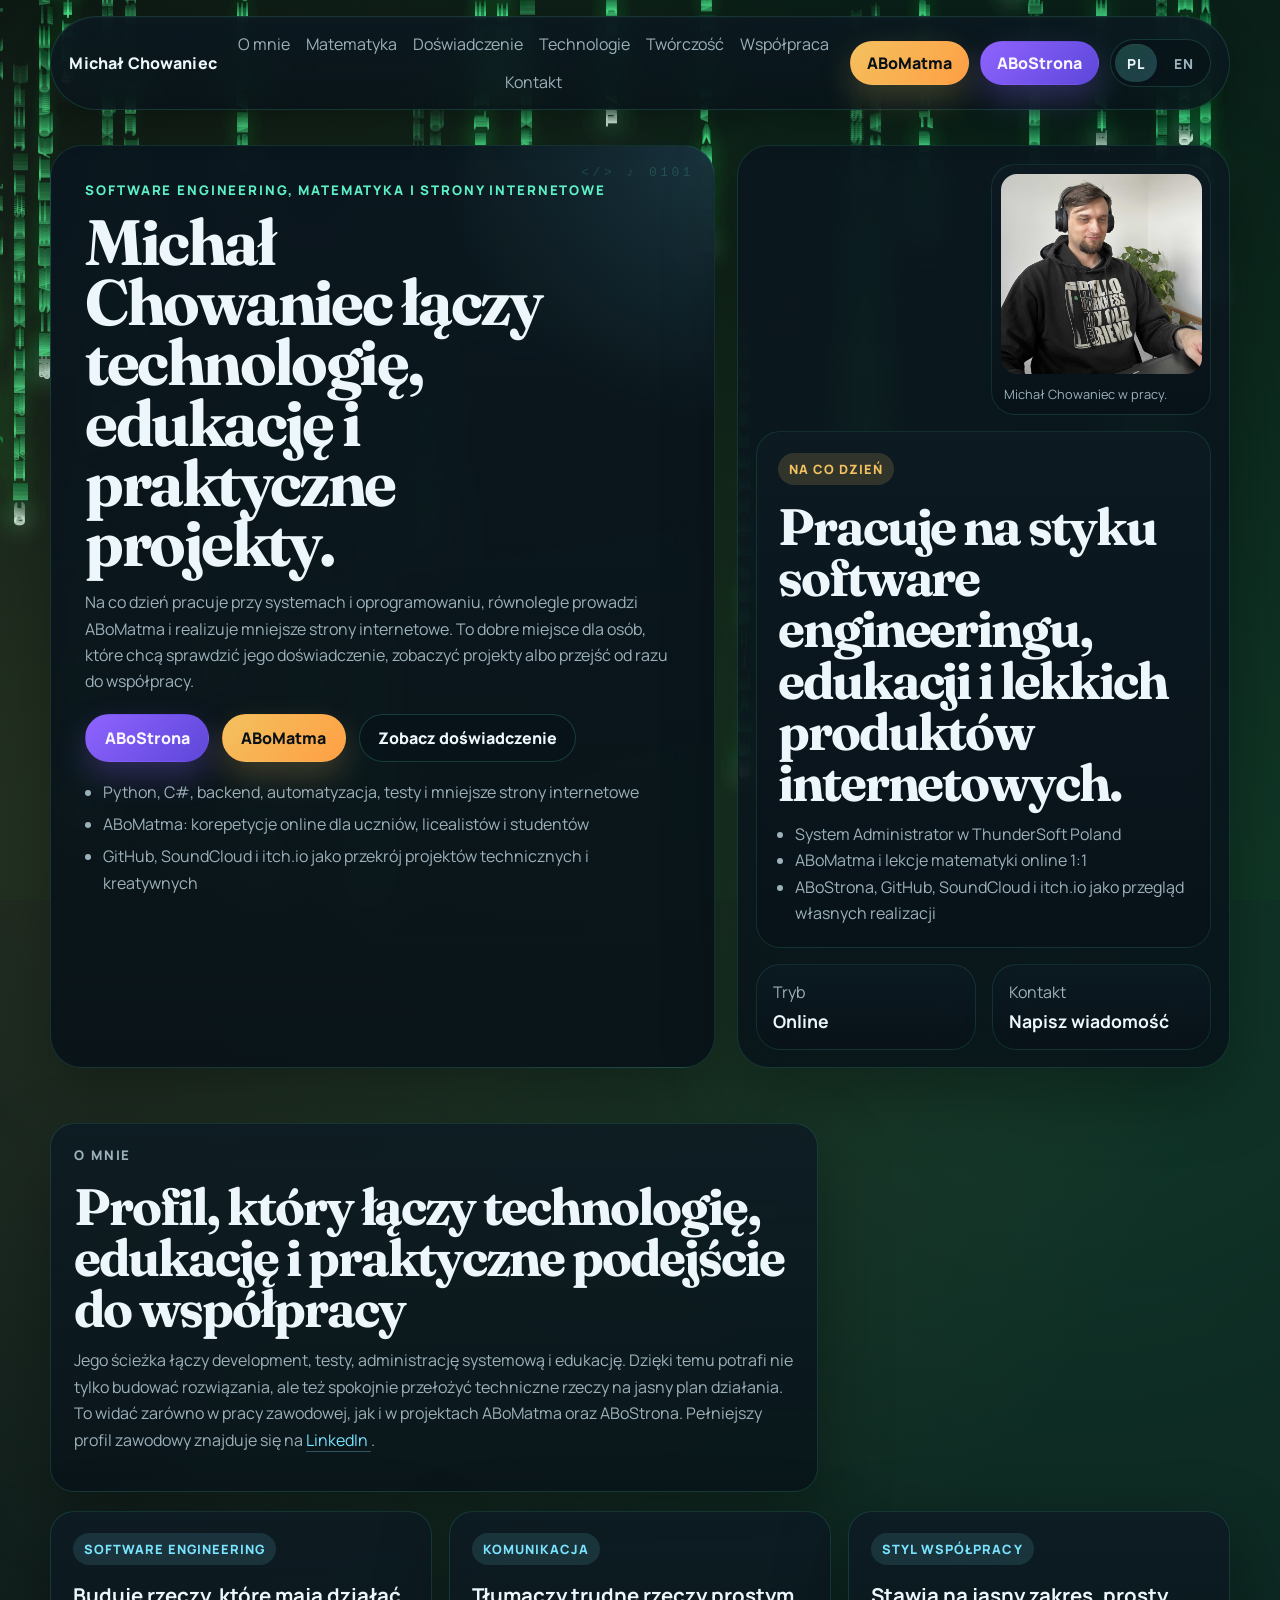
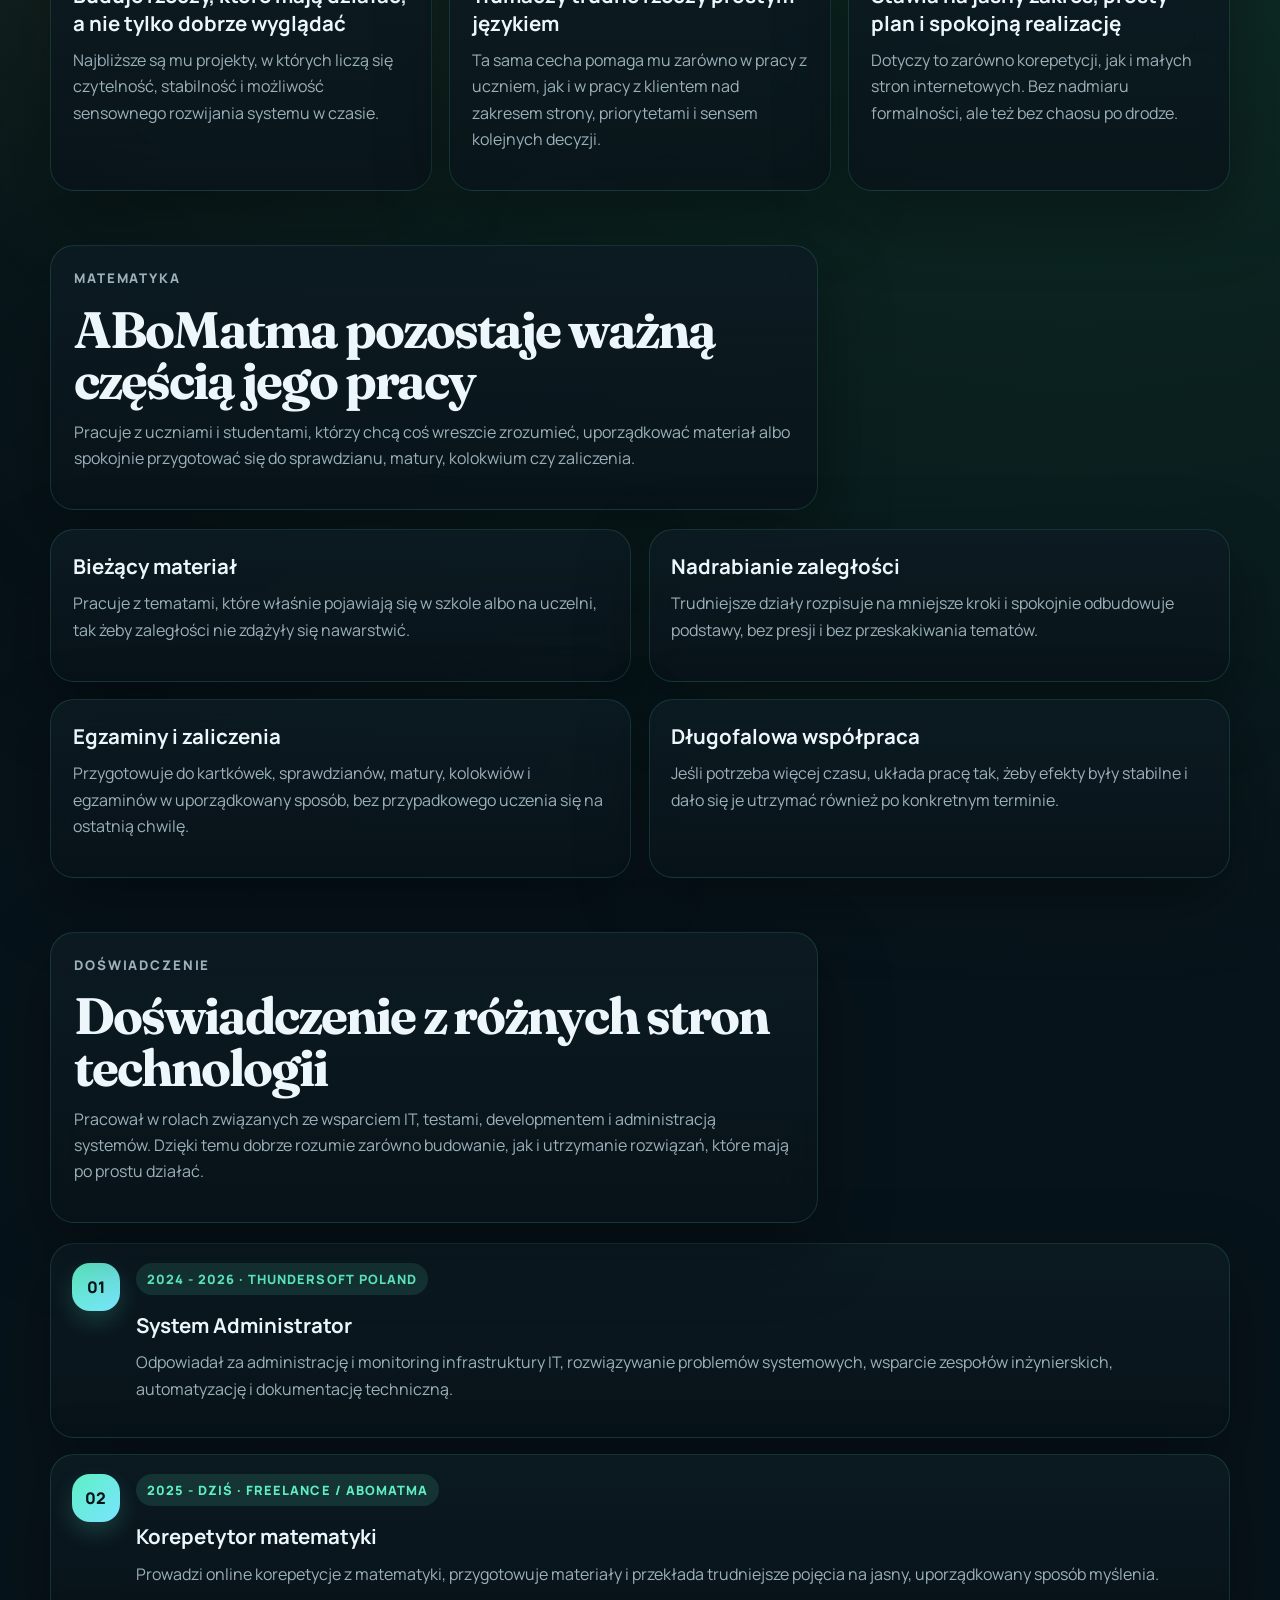
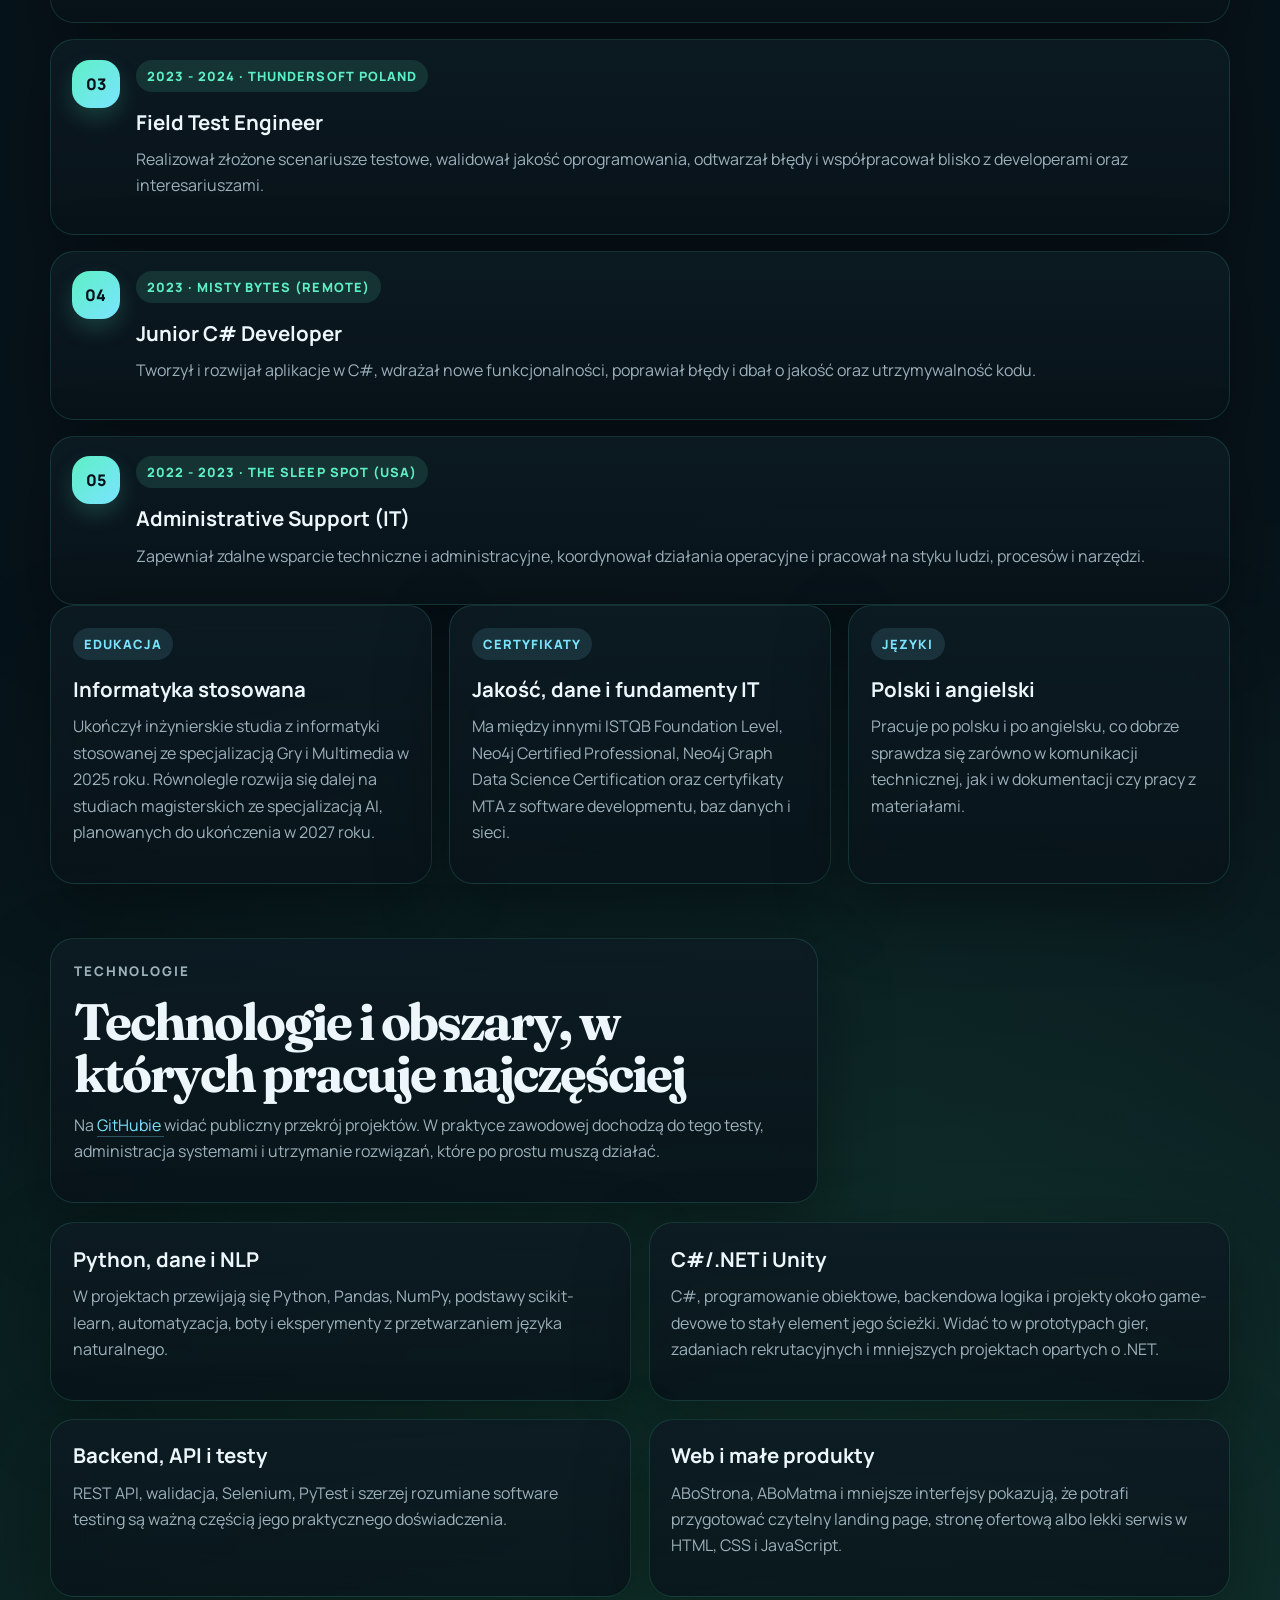
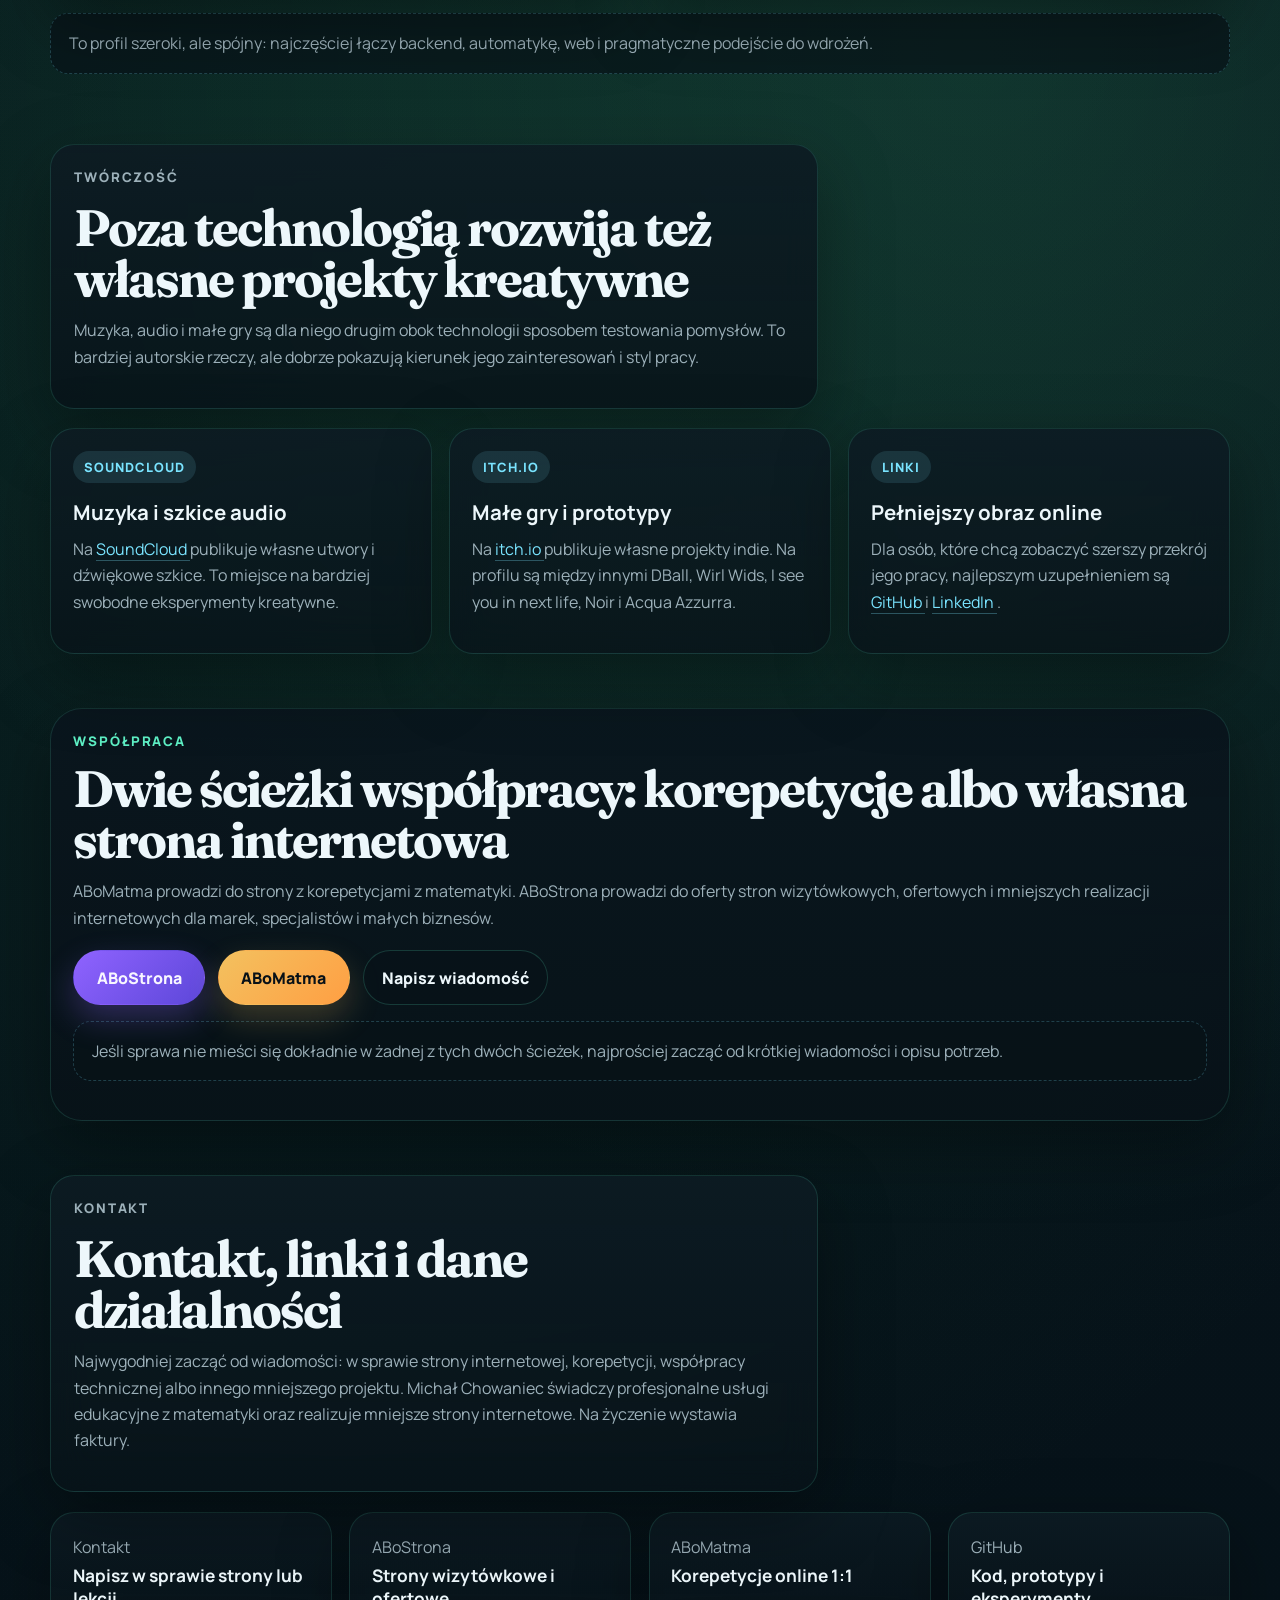
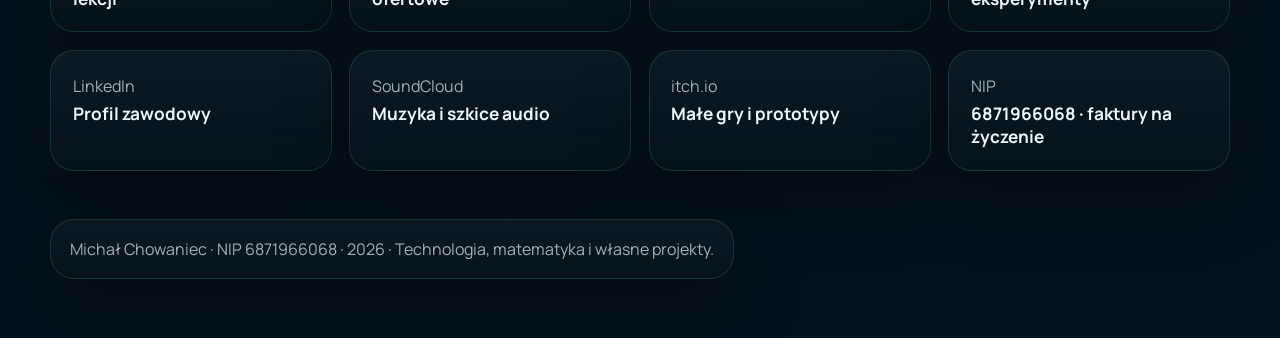
<file: index.html>
<!DOCTYPE html>
<html lang="pl">
  <head>
    <meta charset="UTF-8" />
    <meta name="viewport" content="width=device-width, initial-scale=1.0" />
    <title>Michał Chowaniec | Software Engineer, korepetycje z matematyki i strony WWW</title>
    <meta
      name="description"
      content="Michał Chowaniec: software engineer, korepetytor matematyki i twórca mniejszych stron WWW. Doświadczenie, projekty, ABoMatma, ABoStrona i kontakt."
    />
    <meta
      name="robots"
      content="index,follow,max-image-preview:large,max-snippet:-1,max-video-preview:-1"
    />
    <meta name="author" content="Michał Chowaniec" />
    <meta name="theme-color" content="#07131a" />
    <link rel="canonical" href="./" />
    <link rel="alternate" hreflang="pl" href="./" />
    <link rel="alternate" hreflang="en" href="./en.html" />
    <link rel="alternate" hreflang="x-default" href="./" />
    <meta property="og:type" content="website" />
    <meta property="og:locale" content="pl_PL" />
    <meta property="og:site_name" content="Michał Chowaniec" />
    <meta
      property="og:title"
      content="Michał Chowaniec | Software Engineer, korepetycje z matematyki i strony WWW"
    />
    <meta
      property="og:description"
      content="Software engineering, korepetycje z matematyki, mniejsze strony internetowe, projekty i kontakt."
    />
    <meta property="og:url" content="./" />
    <meta property="og:image" content="./assets/michal-chowaniec-at-work.jpg" />
    <meta property="og:image:alt" content="Michał Chowaniec w pracy" />
    <meta name="twitter:card" content="summary_large_image" />
    <meta
      name="twitter:title"
      content="Michał Chowaniec | Software Engineer, korepetycje z matematyki i strony WWW"
    />
    <meta
      name="twitter:description"
      content="Software engineering, korepetycje z matematyki, mniejsze strony internetowe, projekty i kontakt."
    />
    <meta name="twitter:image" content="./assets/michal-chowaniec-at-work.jpg" />
    <link rel="preconnect" href="https://fonts.googleapis.com" />
    <link rel="preconnect" href="https://fonts.gstatic.com" crossorigin />
    <link
      href="https://fonts.googleapis.com/css2?family=Fraunces:opsz,wght@9..144,600;9..144,700&family=Manrope:wght@400;500;700;800&display=swap"
      rel="stylesheet"
    />
    <link rel="stylesheet" href="./styles.css" />
    <script src="./main.js" defer></script>
    <script type="application/ld+json">
      {
        "@context": "https://schema.org",
        "@type": "Person",
        "name": "Michał Chowaniec",
        "url": "./",
        "image": "./assets/michal-chowaniec-at-work.jpg",
        "jobTitle": "Software Engineer i korepetytor matematyki",
        "sameAs": [
          "https://www.linkedin.com/in/micchowaniec/",
          "https://github.com/MicChowaniec",
          "https://soundcloud.com/micchowaniec",
          "https://micchowaniec.itch.io/"
        ]
      }
    </script>
  </head>
  <body>
    <div class="page-shell">
      <header class="topbar">
        <a class="brand" href="#top">
          <span data-brand>Michał Chowaniec</span>
        </a>

        <nav class="topnav" aria-label="Sekcje strony">
          <a href="#o-mnie">O mnie</a>
          <a href="#matematyka">Matematyka</a>
          <a href="#doswiadczenie">Doświadczenie</a>
          <a href="#technologie">Technologie</a>
          <a href="#tworczosc">Twórczość</a>
          <a href="#wspolpraca">Współpraca</a>
          <a href="#kontakt">Kontakt</a>
        </nav>

          <div class="topbar-actions">
          <a class="button button-nav" data-lessons-link href="#wspolpraca">ABoMatma</a>
          <a class="button button-website" data-website-link href="#wspolpraca">ABoStrona</a>
          <div class="language-switch" aria-label="Wybór języka">
            <a class="language-chip is-active" href="./" lang="pl">PL</a>
            <a class="language-chip" href="./en.html" lang="en">EN</a>
          </div>
        </div>
      </header>

      <main id="top">
        <section class="hero">
          <div class="hero-copy">
            <p class="eyebrow">Software engineering, matematyka i strony internetowe</p>
            <h1>Michał Chowaniec łączy technologię, edukację i praktyczne projekty.</h1>
            <p class="lead">
              Na co dzień pracuje przy systemach i oprogramowaniu, równolegle prowadzi
              ABoMatma i realizuje mniejsze strony internetowe. To dobre miejsce dla
              osób, które chcą sprawdzić jego doświadczenie, zobaczyć projekty albo
              przejść od razu do współpracy.
            </p>

            <div class="hero-actions">
              <a class="button button-website" data-website-link href="#wspolpraca">
                ABoStrona
              </a>
              <a class="button button-primary" data-lessons-link href="#matematyka">
                ABoMatma
              </a>
              <a class="button button-secondary" href="#doswiadczenie">Zobacz doświadczenie</a>
            </div>

            <ul class="hero-points">
              <li>Python, C#, backend, automatyzacja, testy i mniejsze strony internetowe</li>
              <li>ABoMatma: korepetycje online dla uczniów, licealistów i studentów</li>
              <li>GitHub, SoundCloud i itch.io jako przekrój projektów technicznych i kreatywnych</li>
            </ul>
          </div>

          <aside class="hero-panel">
            <figure class="portrait-card">
              <img
                class="portrait-photo"
                src="./assets/michal-chowaniec-at-work.jpg"
                alt="Michał Chowaniec w pracy"
                width="1368"
                height="1824"
                loading="eager"
                fetchpriority="high"
                decoding="async"
              />
              <figcaption>Michał Chowaniec w pracy.</figcaption>
            </figure>

            <div class="hero-card">
              <span class="badge">Na co dzień</span>
              <h2>Pracuje na styku software engineeringu, edukacji i lekkich produktów internetowych.</h2>
              <ul class="compact-list">
                <li>System Administrator w ThunderSoft Poland</li>
                <li>ABoMatma i lekcje matematyki online 1:1</li>
                <li>ABoStrona, GitHub, SoundCloud i itch.io jako przegląd własnych realizacji</li>
              </ul>
            </div>

            <div class="quick-facts">
              <article class="fact-card">
                <span>Tryb</span>
                <strong data-location>Online</strong>
              </article>
              <a class="fact-card fact-card-link" data-email-link href="#kontakt">
                <span>Kontakt</span>
                <strong>Napisz wiadomość</strong>
              </a>
            </div>
          </aside>
        </section>

        <section class="section" id="o-mnie">
          <div class="section-head">
            <p class="eyebrow">O mnie</p>
            <h2>Profil, który łączy technologię, edukację i praktyczne podejście do współpracy</h2>
            <p>
              Jego ścieżka łączy development, testy, administrację systemową i edukację.
              Dzięki temu potrafi nie tylko budować rozwiązania, ale też spokojnie
              przełożyć techniczne rzeczy na jasny plan działania. To widać zarówno
              w pracy zawodowej, jak i w projektach ABoMatma oraz ABoStrona.
              Pełniejszy profil zawodowy znajduje się na
              <a href="https://www.linkedin.com/in/micchowaniec/" target="_blank" rel="noreferrer">
                LinkedIn
              </a>.
            </p>
          </div>

          <div class="card-grid">
            <article class="feature-card">
              <span class="card-kicker">Software Engineering</span>
              <h3>Buduje rzeczy, które mają działać, a nie tylko dobrze wyglądać</h3>
              <p>
                Najbliższe są mu projekty, w których liczą się czytelność, stabilność
                i możliwość sensownego rozwijania systemu w czasie.
              </p>
            </article>

            <article class="feature-card">
              <span class="card-kicker">Komunikacja</span>
              <h3>Tłumaczy trudne rzeczy prostym językiem</h3>
              <p>
                Ta sama cecha pomaga mu zarówno w pracy z uczniem, jak i w pracy
                z klientem nad zakresem strony, priorytetami i sensem kolejnych decyzji.
              </p>
            </article>

            <article class="feature-card">
              <span class="card-kicker">Styl współpracy</span>
              <h3>Stawia na jasny zakres, prosty plan i spokojną realizację</h3>
              <p>
                Dotyczy to zarówno korepetycji, jak i małych stron internetowych.
                Bez nadmiaru formalności, ale też bez chaosu po drodze.
              </p>
            </article>
          </div>
        </section>

        <section class="section" id="matematyka">
          <div class="section-head">
            <p class="eyebrow">Matematyka</p>
            <h2>ABoMatma pozostaje ważną częścią jego pracy</h2>
            <p>
              Pracuje z uczniami i studentami, którzy chcą coś wreszcie zrozumieć,
              uporządkować materiał albo spokojnie przygotować się do sprawdzianu,
              matury, kolokwium czy zaliczenia.
            </p>
          </div>

          <div class="benefit-grid">
            <article class="benefit-card">
              <h3>Bieżący materiał</h3>
              <p>
                Pracuje z tematami, które właśnie pojawiają się w szkole albo na uczelni,
                tak żeby zaległości nie zdążyły się nawarstwić.
              </p>
            </article>

            <article class="benefit-card">
              <h3>Nadrabianie zaległości</h3>
              <p>
                Trudniejsze działy rozpisuje na mniejsze kroki i spokojnie odbudowuje
                podstawy, bez presji i bez przeskakiwania tematów.
              </p>
            </article>

            <article class="benefit-card">
              <h3>Egzaminy i zaliczenia</h3>
              <p>
                Przygotowuje do kartkówek, sprawdzianów, matury, kolokwiów i egzaminów
                w uporządkowany sposób, bez przypadkowego uczenia się na ostatnią chwilę.
              </p>
            </article>

            <article class="benefit-card">
              <h3>Długofalowa współpraca</h3>
              <p>
                Jeśli potrzeba więcej czasu, układa pracę tak, żeby efekty były
                stabilne i dało się je utrzymać również po konkretnym terminie.
              </p>
            </article>
          </div>
        </section>

        <section class="section" id="doswiadczenie">
          <div class="section-head">
            <p class="eyebrow">Doświadczenie</p>
            <h2>Doświadczenie z różnych stron technologii</h2>
            <p>
              Pracował w rolach związanych ze wsparciem IT, testami, developmentem
              i administracją systemów. Dzięki temu dobrze rozumie zarówno budowanie,
              jak i utrzymanie rozwiązań, które mają po prostu działać.
            </p>
          </div>

          <div class="timeline">
            <article class="timeline-step">
              <span class="step-index">01</span>
              <div>
                <span class="badge-soft">2024 - 2026 · ThunderSoft Poland</span>
                <h3>System Administrator</h3>
                <p>
                  Odpowiadał za administrację i monitoring infrastruktury IT, rozwiązywanie
                  problemów systemowych, wsparcie zespołów inżynierskich, automatyzację
                  i dokumentację techniczną.
                </p>
              </div>
            </article>

            <article class="timeline-step">
              <span class="step-index">02</span>
              <div>
                <span class="badge-soft">2025 - dziś · Freelance / ABoMatma</span>
                <h3>Korepetytor matematyki</h3>
                <p>
                  Prowadzi online korepetycje z matematyki, przygotowuje materiały
                  i przekłada trudniejsze pojęcia na jasny, uporządkowany sposób myślenia.
                </p>
              </div>
            </article>

            <article class="timeline-step">
              <span class="step-index">03</span>
              <div>
                <span class="badge-soft">2023 - 2024 · ThunderSoft Poland</span>
                <h3>Field Test Engineer</h3>
                <p>
                  Realizował złożone scenariusze testowe, walidował jakość oprogramowania,
                  odtwarzał błędy i współpracował blisko z developerami oraz interesariuszami.
                </p>
              </div>
            </article>

            <article class="timeline-step">
              <span class="step-index">04</span>
              <div>
                <span class="badge-soft">2023 · Misty Bytes (Remote)</span>
                <h3>Junior C# Developer</h3>
                <p>
                  Tworzył i rozwijał aplikacje w C#, wdrażał nowe funkcjonalności,
                  poprawiał błędy i dbał o jakość oraz utrzymywalność kodu.
                </p>
              </div>
            </article>

            <article class="timeline-step">
              <span class="step-index">05</span>
              <div>
                <span class="badge-soft">2022 - 2023 · The Sleep Spot (USA)</span>
                <h3>Administrative Support (IT)</h3>
                <p>
                  Zapewniał zdalne wsparcie techniczne i administracyjne, koordynował
                  działania operacyjne i pracował na styku ludzi, procesów i narzędzi.
                </p>
              </div>
            </article>
          </div>

          <div class="card-grid">
            <article class="feature-card">
              <span class="card-kicker">Edukacja</span>
              <h3>Informatyka stosowana</h3>
              <p>
                Ukończył inżynierskie studia z informatyki stosowanej ze specjalizacją
                Gry i Multimedia w 2025 roku. Równolegle rozwija się dalej na studiach
                magisterskich ze specjalizacją AI, planowanych do ukończenia w 2027 roku.
              </p>
            </article>

            <article class="feature-card">
              <span class="card-kicker">Certyfikaty</span>
              <h3>Jakość, dane i fundamenty IT</h3>
              <p>
                Ma między innymi ISTQB Foundation Level, Neo4j Certified Professional,
                Neo4j Graph Data Science Certification oraz certyfikaty MTA z software
                developmentu, baz danych i sieci.
              </p>
            </article>

            <article class="feature-card">
              <span class="card-kicker">Języki</span>
              <h3>Polski i angielski</h3>
              <p>
                Pracuje po polsku i po angielsku, co dobrze sprawdza się zarówno
                w komunikacji technicznej, jak i w dokumentacji czy pracy z materiałami.
              </p>
            </article>
          </div>
        </section>

        <section class="section" id="technologie">
          <div class="section-head">
            <p class="eyebrow">Technologie</p>
            <h2>Technologie i obszary, w których pracuje najczęściej</h2>
            <p>
              Na
              <a href="https://github.com/MicChowaniec" target="_blank" rel="noreferrer">
                GitHubie
              </a>
              widać publiczny przekrój projektów. W praktyce zawodowej dochodzą do
              tego testy, administracja systemami i utrzymanie rozwiązań, które
              po prostu muszą działać.
            </p>
          </div>

          <div class="benefit-grid">
            <article class="benefit-card">
              <h3>Python, dane i NLP</h3>
              <p>
                W projektach przewijają się Python, Pandas, NumPy, podstawy
                scikit-learn, automatyzacja, boty i eksperymenty z przetwarzaniem języka naturalnego.
              </p>
            </article>

            <article class="benefit-card">
              <h3>C#/.NET i Unity</h3>
              <p>
                C#, programowanie obiektowe, backendowa logika i projekty około game-devowe
                to stały element jego ścieżki. Widać to w prototypach gier, zadaniach
                rekrutacyjnych i mniejszych projektach opartych o .NET.
              </p>
            </article>

            <article class="benefit-card">
              <h3>Backend, API i testy</h3>
              <p>
                REST API, walidacja, Selenium, PyTest i szerzej rozumiane software testing
                są ważną częścią jego praktycznego doświadczenia.
              </p>
            </article>

            <article class="benefit-card">
              <h3>Web i małe produkty</h3>
              <p>
                ABoStrona, ABoMatma i mniejsze interfejsy pokazują, że potrafi przygotować
                czytelny landing page, stronę ofertową albo lekki serwis w HTML, CSS i JavaScript.
              </p>
            </article>
          </div>

          <p class="pricing-note">
            To profil szeroki, ale spójny: najczęściej łączy backend, automatykę, web
            i pragmatyczne podejście do wdrożeń.
          </p>
        </section>

        <section class="section" id="tworczosc">
          <div class="section-head">
            <p class="eyebrow">Twórczość</p>
            <h2>Poza technologią rozwija też własne projekty kreatywne</h2>
            <p>
              Muzyka, audio i małe gry są dla niego drugim obok technologii sposobem
              testowania pomysłów. To bardziej autorskie rzeczy, ale dobrze pokazują
              kierunek jego zainteresowań i styl pracy.
            </p>
          </div>

          <div class="card-grid">
            <article class="feature-card">
              <span class="card-kicker">SoundCloud</span>
              <h3>Muzyka i szkice audio</h3>
              <p>
                Na
                <a href="https://soundcloud.com/micchowaniec" target="_blank" rel="noreferrer">
                  SoundCloud
                </a>
                publikuje własne utwory i dźwiękowe szkice. To miejsce na bardziej
                swobodne eksperymenty kreatywne.
              </p>
            </article>

            <article class="feature-card">
              <span class="card-kicker">itch.io</span>
              <h3>Małe gry i prototypy</h3>
              <p>
                Na
                <a href="https://micchowaniec.itch.io/" target="_blank" rel="noreferrer">
                  itch.io
                </a>
                publikuje własne projekty indie. Na profilu są między innymi DBall,
                Wirl Wids, I see you in next life, Noir i Acqua Azzurra.
              </p>
            </article>

            <article class="feature-card">
              <span class="card-kicker">Linki</span>
              <h3>Pełniejszy obraz online</h3>
              <p>
                Dla osób, które chcą zobaczyć szerszy przekrój jego pracy, najlepszym
                uzupełnieniem są
                <a href="https://github.com/MicChowaniec" target="_blank" rel="noreferrer">
                  GitHub
                </a>
                i
                <a href="https://www.linkedin.com/in/micchowaniec/" target="_blank" rel="noreferrer">
                  LinkedIn
                </a>.
              </p>
            </article>
          </div>
        </section>

        <section class="section booking-section" id="wspolpraca">
          <div class="booking-copy">
            <p class="eyebrow">Współpraca</p>
            <h2>Dwie ścieżki współpracy: korepetycje albo własna strona internetowa</h2>
            <p class="lead">
              ABoMatma prowadzi do strony z korepetycjami z matematyki. ABoStrona
              prowadzi do oferty stron wizytówkowych, ofertowych i mniejszych realizacji
              internetowych dla marek, specjalistów i małych biznesów.
            </p>

            <div class="booking-actions">
              <a class="button button-website button-large" data-website-link href="#kontakt">
                ABoStrona
              </a>
              <a class="button button-primary button-large" data-lessons-link href="#top">
                ABoMatma
              </a>
              <a class="button button-ghost" href="#kontakt" data-email-link>
                Napisz wiadomość
              </a>
            </div>

            <p class="config-note">
              Jeśli sprawa nie mieści się dokładnie w żadnej z tych dwóch ścieżek,
              najprościej zacząć od krótkiej wiadomości i opisu potrzeb.
            </p>
          </div>
        </section>

        <section class="section" id="kontakt">
          <div class="section-head">
            <p class="eyebrow">Kontakt</p>
            <h2>Kontakt, linki i dane działalności</h2>
            <p>
              Najwygodniej zacząć od wiadomości: w sprawie strony internetowej,
              korepetycji, współpracy technicznej albo innego mniejszego projektu.
              Michał Chowaniec świadczy profesjonalne usługi edukacyjne z matematyki
              oraz realizuje mniejsze strony internetowe. Na życzenie wystawia faktury.
            </p>
          </div>

          <div class="contact-strip">
            <a class="contact-pill" data-email-link href="#kontakt">
              <span>Kontakt</span>
              <strong>Napisz w sprawie strony lub lekcji</strong>
            </a>
            <a class="contact-pill" data-website-link href="#wspolpraca">
              <span>ABoStrona</span>
              <strong>Strony wizytówkowe i ofertowe</strong>
            </a>
            <a class="contact-pill" data-lessons-link href="#wspolpraca">
              <span>ABoMatma</span>
              <strong>Korepetycje online 1:1</strong>
            </a>
            <a
              class="contact-pill"
              href="https://github.com/MicChowaniec"
              target="_blank"
              rel="noreferrer"
            >
              <span>GitHub</span>
              <strong>Kod, prototypy i eksperymenty</strong>
            </a>
            <a
              class="contact-pill"
              href="https://www.linkedin.com/in/micchowaniec/"
              target="_blank"
              rel="noreferrer"
            >
              <span>LinkedIn</span>
              <strong>Profil zawodowy</strong>
            </a>
            <a
              class="contact-pill"
              href="https://soundcloud.com/micchowaniec"
              target="_blank"
              rel="noreferrer"
            >
              <span>SoundCloud</span>
              <strong>Muzyka i szkice audio</strong>
            </a>
            <a
              class="contact-pill"
              href="https://micchowaniec.itch.io/"
              target="_blank"
              rel="noreferrer"
            >
              <span>itch.io</span>
              <strong>Małe gry i prototypy</strong>
            </a>
            <div class="contact-pill">
              <span>NIP</span>
              <strong>6871966068 · faktury na życzenie</strong>
            </div>
          </div>
        </section>
      </main>

      <footer class="footer">
        <p>
          Michał Chowaniec · NIP 6871966068 ·
          <span data-year></span> · Technologia, matematyka i własne projekty.
        </p>
      </footer>
    </div>
  </body>
</html>
</file>
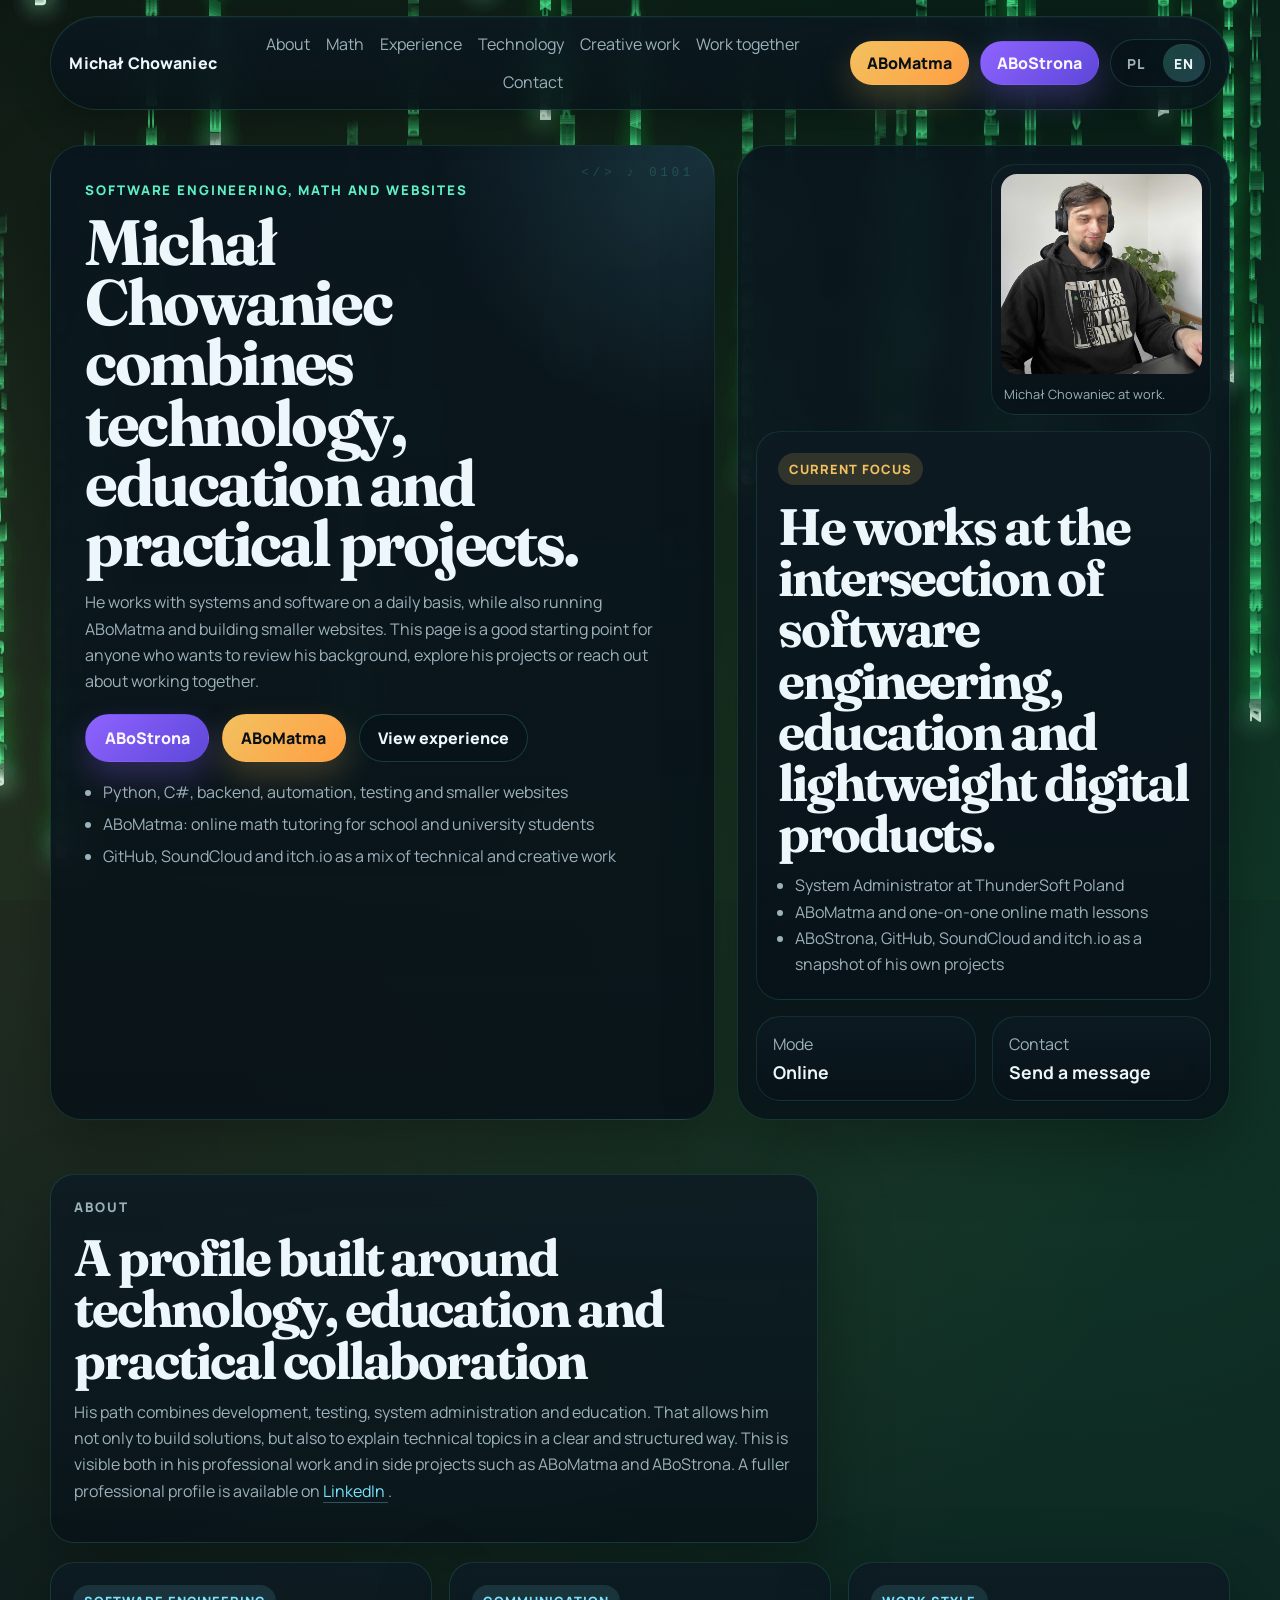
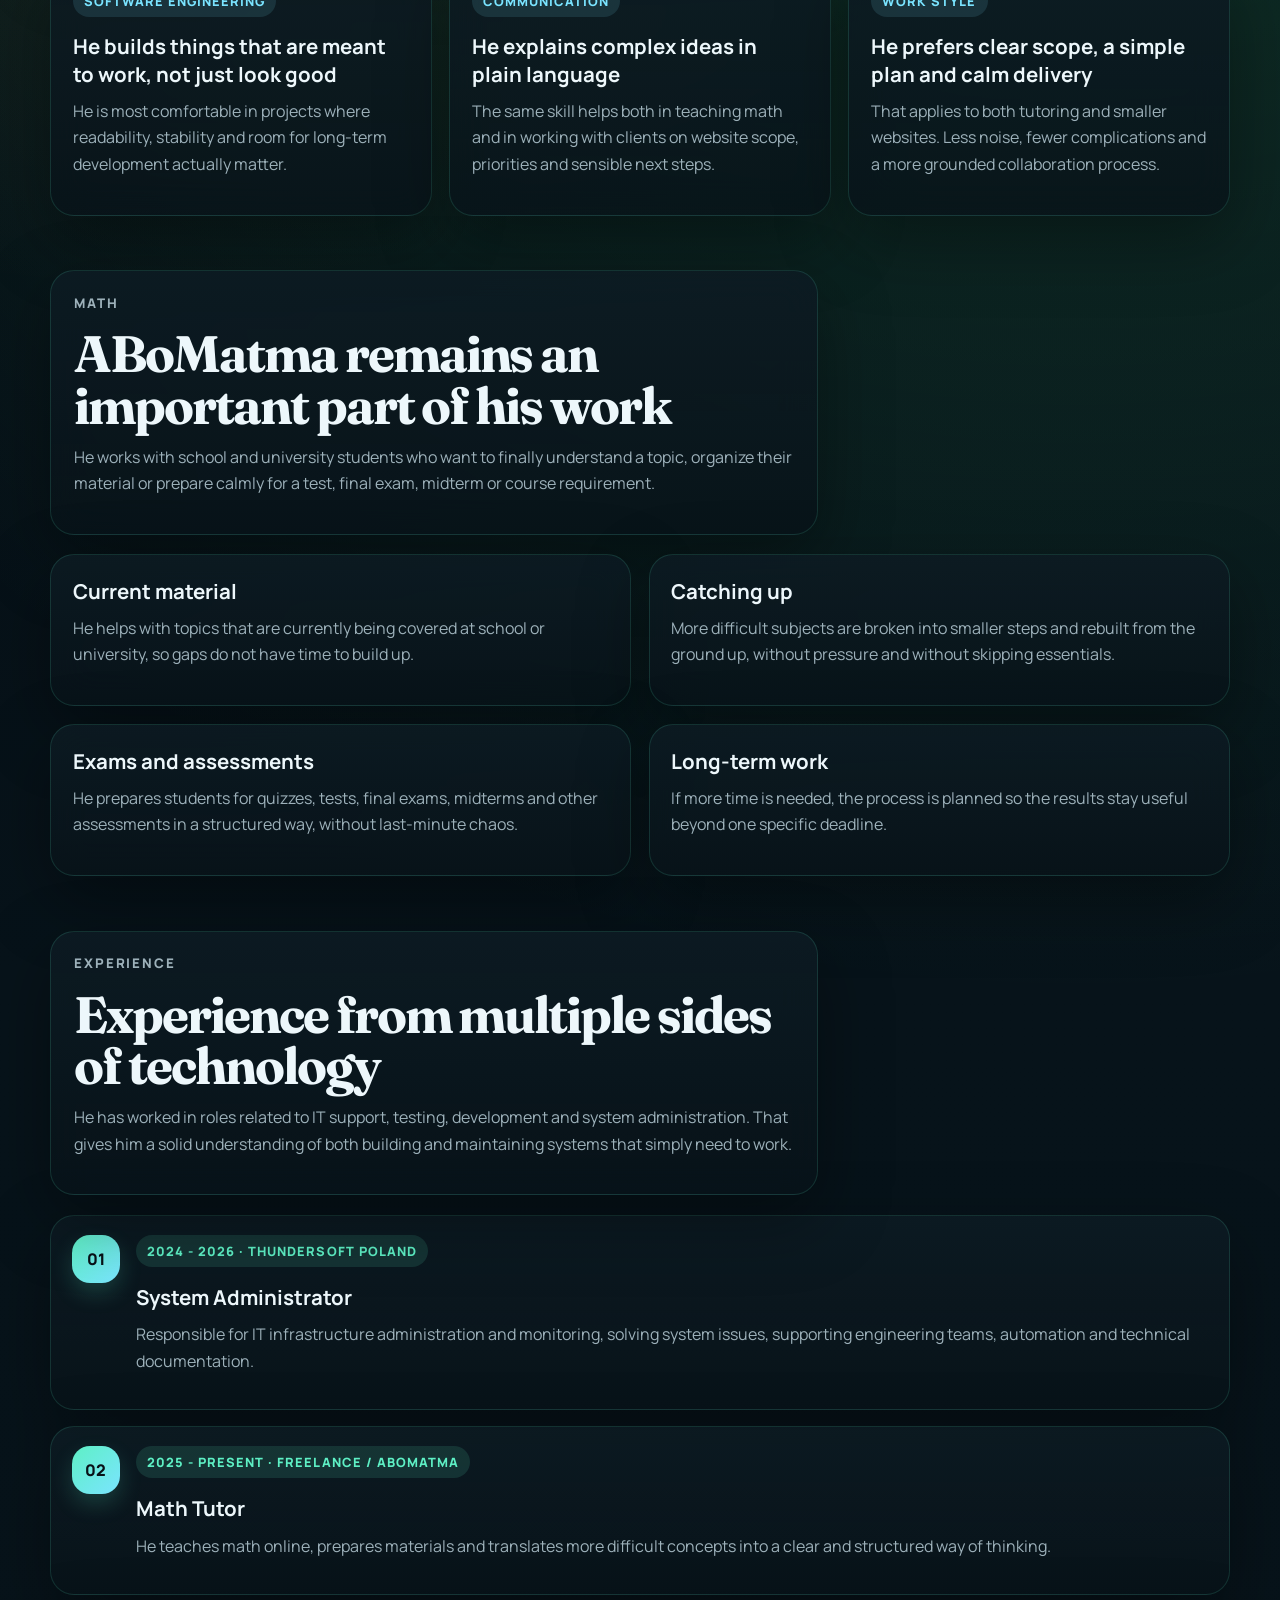
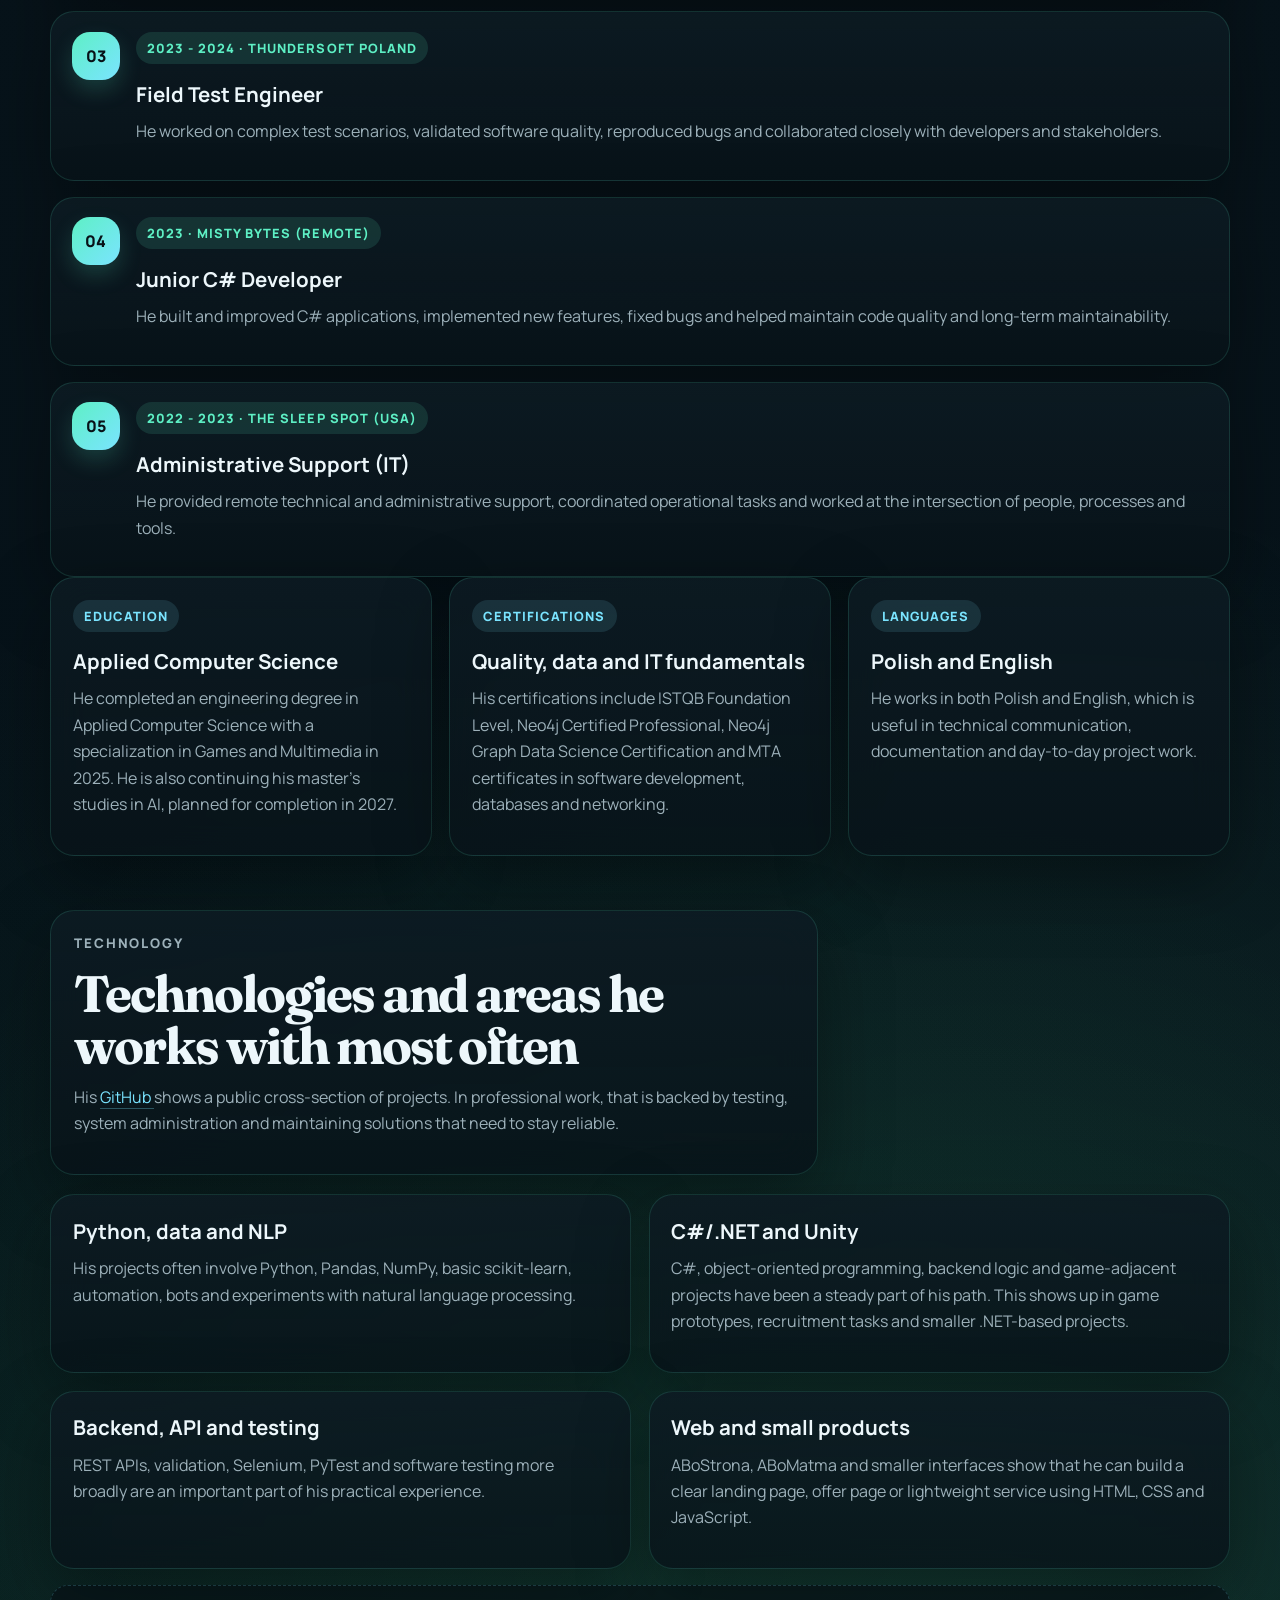
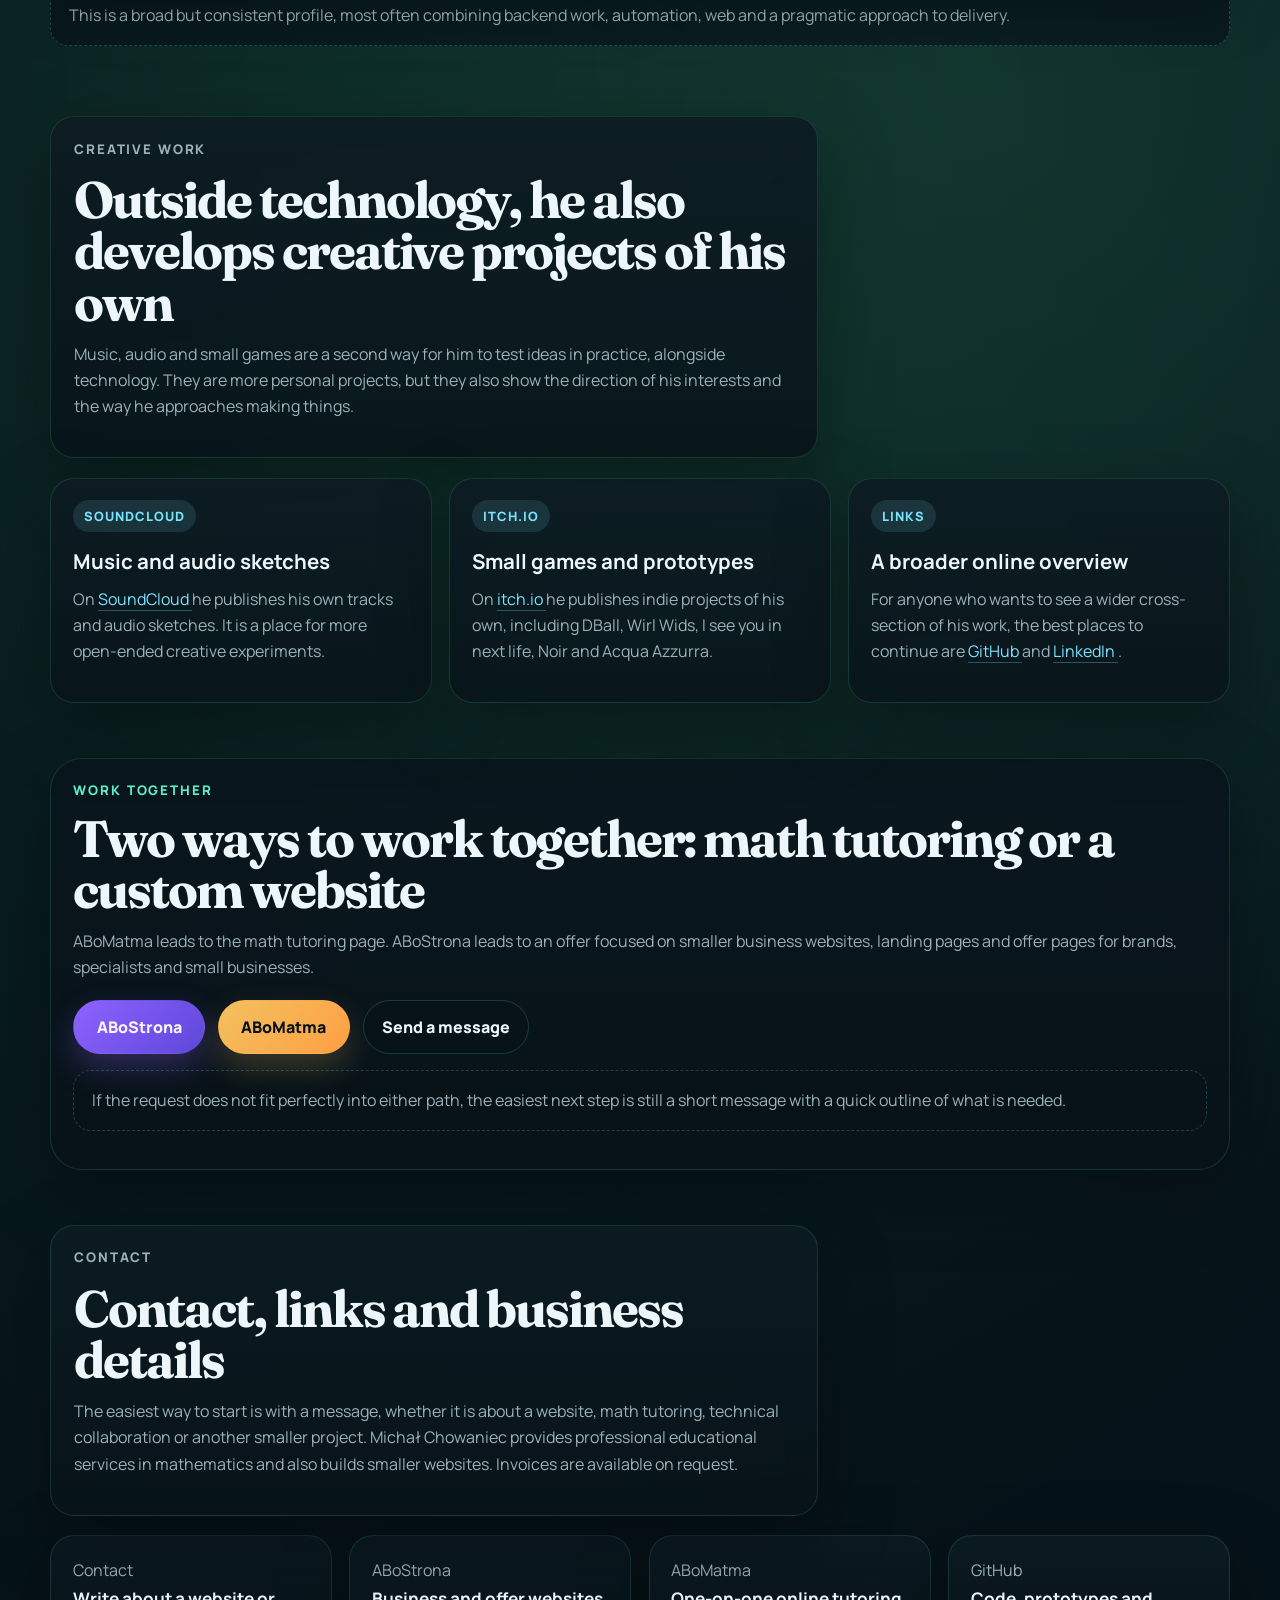
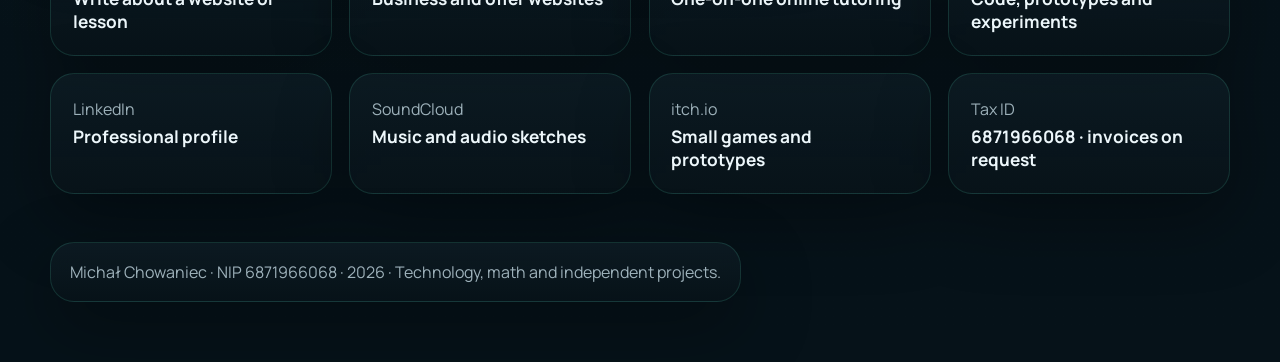
<file: en.html>
<!DOCTYPE html>
<html lang="en">
  <head>
    <meta charset="UTF-8" />
    <meta name="viewport" content="width=device-width, initial-scale=1.0" />
    <title>Michał Chowaniec | Software Engineer, math tutor and websites</title>
    <meta
      name="description"
      content="Michał Chowaniec: software engineer, math tutor and creator of smaller websites. Experience, projects, ABoMatma, ABoStrona and contact."
    />
    <meta
      name="robots"
      content="index,follow,max-image-preview:large,max-snippet:-1,max-video-preview:-1"
    />
    <meta name="author" content="Michał Chowaniec" />
    <meta name="theme-color" content="#07131a" />
    <link rel="canonical" href="./en.html" />
    <link rel="alternate" hreflang="pl" href="./" />
    <link rel="alternate" hreflang="en" href="./en.html" />
    <link rel="alternate" hreflang="x-default" href="./" />
    <meta property="og:type" content="website" />
    <meta property="og:locale" content="en_US" />
    <meta property="og:site_name" content="Michał Chowaniec" />
    <meta
      property="og:title"
      content="Michał Chowaniec | Software Engineer, math tutor and websites"
    />
    <meta
      property="og:description"
      content="Software engineering, math tutoring, smaller websites, projects and contact."
    />
    <meta property="og:url" content="./en.html" />
    <meta property="og:image" content="./assets/michal-chowaniec-at-work.jpg" />
    <meta property="og:image:alt" content="Michał Chowaniec at work" />
    <meta name="twitter:card" content="summary_large_image" />
    <meta
      name="twitter:title"
      content="Michał Chowaniec | Software Engineer, math tutor and websites"
    />
    <meta
      name="twitter:description"
      content="Software engineering, math tutoring, smaller websites, projects and contact."
    />
    <meta name="twitter:image" content="./assets/michal-chowaniec-at-work.jpg" />
    <link rel="preconnect" href="https://fonts.googleapis.com" />
    <link rel="preconnect" href="https://fonts.gstatic.com" crossorigin />
    <link
      href="https://fonts.googleapis.com/css2?family=Fraunces:opsz,wght@9..144,600;9..144,700&family=Manrope:wght@400;500;700;800&display=swap"
      rel="stylesheet"
    />
    <link rel="stylesheet" href="./styles.css" />
    <script src="./main.js" defer></script>
    <script type="application/ld+json">
      {
        "@context": "https://schema.org",
        "@type": "Person",
        "name": "Michał Chowaniec",
        "url": "./en.html",
        "image": "./assets/michal-chowaniec-at-work.jpg",
        "jobTitle": "Software Engineer and Math Tutor",
        "sameAs": [
          "https://www.linkedin.com/in/micchowaniec/",
          "https://github.com/MicChowaniec",
          "https://soundcloud.com/micchowaniec",
          "https://micchowaniec.itch.io/"
        ]
      }
    </script>
  </head>
  <body>
    <div class="page-shell">
      <header class="topbar">
        <a class="brand" href="#top">
          <span data-brand>Michał Chowaniec</span>
        </a>

        <nav class="topnav" aria-label="Page sections">
          <a href="#o-mnie">About</a>
          <a href="#matematyka">Math</a>
          <a href="#doswiadczenie">Experience</a>
          <a href="#technologie">Technology</a>
          <a href="#tworczosc">Creative work</a>
          <a href="#wspolpraca">Work together</a>
          <a href="#kontakt">Contact</a>
        </nav>

        <div class="topbar-actions">
          <a class="button button-nav" data-lessons-link href="#wspolpraca">ABoMatma</a>
          <a class="button button-website" data-website-link href="#wspolpraca">ABoStrona</a>
          <div class="language-switch" aria-label="Language switcher">
            <a class="language-chip" href="./" lang="pl">PL</a>
            <a class="language-chip is-active" href="./en.html" lang="en">EN</a>
          </div>
        </div>
      </header>

      <main id="top">
        <section class="hero">
          <div class="hero-copy">
            <p class="eyebrow">Software engineering, math and websites</p>
            <h1>Michał Chowaniec combines technology, education and practical projects.</h1>
            <p class="lead">
              He works with systems and software on a daily basis, while also running
              ABoMatma and building smaller websites. This page is a good starting point
              for anyone who wants to review his background, explore his projects or
              reach out about working together.
            </p>

            <div class="hero-actions">
              <a class="button button-website" data-website-link href="#wspolpraca">
                ABoStrona
              </a>
              <a class="button button-primary" data-lessons-link href="#matematyka">
                ABoMatma
              </a>
              <a class="button button-secondary" href="#doswiadczenie">View experience</a>
            </div>

            <ul class="hero-points">
              <li>Python, C#, backend, automation, testing and smaller websites</li>
              <li>ABoMatma: online math tutoring for school and university students</li>
              <li>GitHub, SoundCloud and itch.io as a mix of technical and creative work</li>
            </ul>
          </div>

          <aside class="hero-panel">
            <figure class="portrait-card">
              <img
                class="portrait-photo"
                src="./assets/michal-chowaniec-at-work.jpg"
                alt="Michał Chowaniec at work"
                width="1368"
                height="1824"
                loading="eager"
                fetchpriority="high"
                decoding="async"
              />
              <figcaption>Michał Chowaniec at work.</figcaption>
            </figure>

            <div class="hero-card">
              <span class="badge">Current focus</span>
              <h2>He works at the intersection of software engineering, education and lightweight digital products.</h2>
              <ul class="compact-list">
                <li>System Administrator at ThunderSoft Poland</li>
                <li>ABoMatma and one-on-one online math lessons</li>
                <li>ABoStrona, GitHub, SoundCloud and itch.io as a snapshot of his own projects</li>
              </ul>
            </div>

            <div class="quick-facts">
              <article class="fact-card">
                <span>Mode</span>
                <strong data-location>Online</strong>
              </article>
              <a class="fact-card fact-card-link" data-email-link href="#kontakt">
                <span>Contact</span>
                <strong>Send a message</strong>
              </a>
            </div>
          </aside>
        </section>

        <section class="section" id="o-mnie">
          <div class="section-head">
            <p class="eyebrow">About</p>
            <h2>A profile built around technology, education and practical collaboration</h2>
            <p>
              His path combines development, testing, system administration and education.
              That allows him not only to build solutions, but also to explain technical
              topics in a clear and structured way. This is visible both in his professional
              work and in side projects such as ABoMatma and ABoStrona. A fuller professional
              profile is available on
              <a href="https://www.linkedin.com/in/micchowaniec/" target="_blank" rel="noreferrer">
                LinkedIn
              </a>.
            </p>
          </div>

          <div class="card-grid">
            <article class="feature-card">
              <span class="card-kicker">Software Engineering</span>
              <h3>He builds things that are meant to work, not just look good</h3>
              <p>
                He is most comfortable in projects where readability, stability and room
                for long-term development actually matter.
              </p>
            </article>

            <article class="feature-card">
              <span class="card-kicker">Communication</span>
              <h3>He explains complex ideas in plain language</h3>
              <p>
                The same skill helps both in teaching math and in working with clients on
                website scope, priorities and sensible next steps.
              </p>
            </article>

            <article class="feature-card">
              <span class="card-kicker">Work style</span>
              <h3>He prefers clear scope, a simple plan and calm delivery</h3>
              <p>
                That applies to both tutoring and smaller websites. Less noise, fewer
                complications and a more grounded collaboration process.
              </p>
            </article>
          </div>
        </section>

        <section class="section" id="matematyka">
          <div class="section-head">
            <p class="eyebrow">Math</p>
            <h2>ABoMatma remains an important part of his work</h2>
            <p>
              He works with school and university students who want to finally understand
              a topic, organize their material or prepare calmly for a test, final exam,
              midterm or course requirement.
            </p>
          </div>

          <div class="benefit-grid">
            <article class="benefit-card">
              <h3>Current material</h3>
              <p>
                He helps with topics that are currently being covered at school or university,
                so gaps do not have time to build up.
              </p>
            </article>

            <article class="benefit-card">
              <h3>Catching up</h3>
              <p>
                More difficult subjects are broken into smaller steps and rebuilt from the
                ground up, without pressure and without skipping essentials.
              </p>
            </article>

            <article class="benefit-card">
              <h3>Exams and assessments</h3>
              <p>
                He prepares students for quizzes, tests, final exams, midterms and other
                assessments in a structured way, without last-minute chaos.
              </p>
            </article>

            <article class="benefit-card">
              <h3>Long-term work</h3>
              <p>
                If more time is needed, the process is planned so the results stay useful
                beyond one specific deadline.
              </p>
            </article>
          </div>
        </section>

        <section class="section" id="doswiadczenie">
          <div class="section-head">
            <p class="eyebrow">Experience</p>
            <h2>Experience from multiple sides of technology</h2>
            <p>
              He has worked in roles related to IT support, testing, development and system
              administration. That gives him a solid understanding of both building and
              maintaining systems that simply need to work.
            </p>
          </div>

          <div class="timeline">
            <article class="timeline-step">
              <span class="step-index">01</span>
              <div>
                <span class="badge-soft">2024 - 2026 · ThunderSoft Poland</span>
                <h3>System Administrator</h3>
                <p>
                  Responsible for IT infrastructure administration and monitoring, solving
                  system issues, supporting engineering teams, automation and technical documentation.
                </p>
              </div>
            </article>

            <article class="timeline-step">
              <span class="step-index">02</span>
              <div>
                <span class="badge-soft">2025 - present · Freelance / ABoMatma</span>
                <h3>Math Tutor</h3>
                <p>
                  He teaches math online, prepares materials and translates more difficult
                  concepts into a clear and structured way of thinking.
                </p>
              </div>
            </article>

            <article class="timeline-step">
              <span class="step-index">03</span>
              <div>
                <span class="badge-soft">2023 - 2024 · ThunderSoft Poland</span>
                <h3>Field Test Engineer</h3>
                <p>
                  He worked on complex test scenarios, validated software quality, reproduced
                  bugs and collaborated closely with developers and stakeholders.
                </p>
              </div>
            </article>

            <article class="timeline-step">
              <span class="step-index">04</span>
              <div>
                <span class="badge-soft">2023 · Misty Bytes (Remote)</span>
                <h3>Junior C# Developer</h3>
                <p>
                  He built and improved C# applications, implemented new features, fixed bugs
                  and helped maintain code quality and long-term maintainability.
                </p>
              </div>
            </article>

            <article class="timeline-step">
              <span class="step-index">05</span>
              <div>
                <span class="badge-soft">2022 - 2023 · The Sleep Spot (USA)</span>
                <h3>Administrative Support (IT)</h3>
                <p>
                  He provided remote technical and administrative support, coordinated operational
                  tasks and worked at the intersection of people, processes and tools.
                </p>
              </div>
            </article>
          </div>

          <div class="card-grid">
            <article class="feature-card">
              <span class="card-kicker">Education</span>
              <h3>Applied Computer Science</h3>
              <p>
                He completed an engineering degree in Applied Computer Science with a
                specialization in Games and Multimedia in 2025. He is also continuing his
                master’s studies in AI, planned for completion in 2027.
              </p>
            </article>

            <article class="feature-card">
              <span class="card-kicker">Certifications</span>
              <h3>Quality, data and IT fundamentals</h3>
              <p>
                His certifications include ISTQB Foundation Level, Neo4j Certified Professional,
                Neo4j Graph Data Science Certification and MTA certificates in software
                development, databases and networking.
              </p>
            </article>

            <article class="feature-card">
              <span class="card-kicker">Languages</span>
              <h3>Polish and English</h3>
              <p>
                He works in both Polish and English, which is useful in technical communication,
                documentation and day-to-day project work.
              </p>
            </article>
          </div>
        </section>

        <section class="section" id="technologie">
          <div class="section-head">
            <p class="eyebrow">Technology</p>
            <h2>Technologies and areas he works with most often</h2>
            <p>
              His
              <a href="https://github.com/MicChowaniec" target="_blank" rel="noreferrer">
                GitHub
              </a>
              shows a public cross-section of projects. In professional work, that is backed by
              testing, system administration and maintaining solutions that need to stay reliable.
            </p>
          </div>

          <div class="benefit-grid">
            <article class="benefit-card">
              <h3>Python, data and NLP</h3>
              <p>
                His projects often involve Python, Pandas, NumPy, basic scikit-learn,
                automation, bots and experiments with natural language processing.
              </p>
            </article>

            <article class="benefit-card">
              <h3>C#/.NET and Unity</h3>
              <p>
                C#, object-oriented programming, backend logic and game-adjacent projects have
                been a steady part of his path. This shows up in game prototypes, recruitment
                tasks and smaller .NET-based projects.
              </p>
            </article>

            <article class="benefit-card">
              <h3>Backend, API and testing</h3>
              <p>
                REST APIs, validation, Selenium, PyTest and software testing more broadly
                are an important part of his practical experience.
              </p>
            </article>

            <article class="benefit-card">
              <h3>Web and small products</h3>
              <p>
                ABoStrona, ABoMatma and smaller interfaces show that he can build a clear
                landing page, offer page or lightweight service using HTML, CSS and JavaScript.
              </p>
            </article>
          </div>

          <p class="pricing-note">
            This is a broad but consistent profile, most often combining backend work,
            automation, web and a pragmatic approach to delivery.
          </p>
        </section>

        <section class="section" id="tworczosc">
          <div class="section-head">
            <p class="eyebrow">Creative work</p>
            <h2>Outside technology, he also develops creative projects of his own</h2>
            <p>
              Music, audio and small games are a second way for him to test ideas in practice,
              alongside technology. They are more personal projects, but they also show the
              direction of his interests and the way he approaches making things.
            </p>
          </div>

          <div class="card-grid">
            <article class="feature-card">
              <span class="card-kicker">SoundCloud</span>
              <h3>Music and audio sketches</h3>
              <p>
                On
                <a href="https://soundcloud.com/micchowaniec" target="_blank" rel="noreferrer">
                  SoundCloud
                </a>
                he publishes his own tracks and audio sketches. It is a place for more open-ended
                creative experiments.
              </p>
            </article>

            <article class="feature-card">
              <span class="card-kicker">itch.io</span>
              <h3>Small games and prototypes</h3>
              <p>
                On
                <a href="https://micchowaniec.itch.io/" target="_blank" rel="noreferrer">
                  itch.io
                </a>
                he publishes indie projects of his own, including DBall, Wirl Wids,
                I see you in next life, Noir and Acqua Azzurra.
              </p>
            </article>

            <article class="feature-card">
              <span class="card-kicker">Links</span>
              <h3>A broader online overview</h3>
              <p>
                For anyone who wants to see a wider cross-section of his work, the best places
                to continue are
                <a href="https://github.com/MicChowaniec" target="_blank" rel="noreferrer">
                  GitHub
                </a>
                and
                <a href="https://www.linkedin.com/in/micchowaniec/" target="_blank" rel="noreferrer">
                  LinkedIn
                </a>.
              </p>
            </article>
          </div>
        </section>

        <section class="section booking-section" id="wspolpraca">
          <div class="booking-copy">
            <p class="eyebrow">Work together</p>
            <h2>Two ways to work together: math tutoring or a custom website</h2>
            <p class="lead">
              ABoMatma leads to the math tutoring page. ABoStrona leads to an offer focused
              on smaller business websites, landing pages and offer pages for brands,
              specialists and small businesses.
            </p>

            <div class="booking-actions">
              <a class="button button-website button-large" data-website-link href="#kontakt">
                ABoStrona
              </a>
              <a class="button button-primary button-large" data-lessons-link href="#top">
                ABoMatma
              </a>
              <a class="button button-ghost" href="#kontakt" data-email-link>
                Send a message
              </a>
            </div>

            <p class="config-note">
              If the request does not fit perfectly into either path, the easiest next step
              is still a short message with a quick outline of what is needed.
            </p>
          </div>
        </section>

        <section class="section" id="kontakt">
          <div class="section-head">
            <p class="eyebrow">Contact</p>
            <h2>Contact, links and business details</h2>
            <p>
              The easiest way to start is with a message, whether it is about a website,
              math tutoring, technical collaboration or another smaller project. Michał
              Chowaniec provides professional educational services in mathematics and also
              builds smaller websites. Invoices are available on request.
            </p>
          </div>

          <div class="contact-strip">
            <a class="contact-pill" data-email-link href="#kontakt">
              <span>Contact</span>
              <strong>Write about a website or lesson</strong>
            </a>
            <a class="contact-pill" data-website-link href="#wspolpraca">
              <span>ABoStrona</span>
              <strong>Business and offer websites</strong>
            </a>
            <a class="contact-pill" data-lessons-link href="#wspolpraca">
              <span>ABoMatma</span>
              <strong>One-on-one online tutoring</strong>
            </a>
            <a
              class="contact-pill"
              href="https://github.com/MicChowaniec"
              target="_blank"
              rel="noreferrer"
            >
              <span>GitHub</span>
              <strong>Code, prototypes and experiments</strong>
            </a>
            <a
              class="contact-pill"
              href="https://www.linkedin.com/in/micchowaniec/"
              target="_blank"
              rel="noreferrer"
            >
              <span>LinkedIn</span>
              <strong>Professional profile</strong>
            </a>
            <a
              class="contact-pill"
              href="https://soundcloud.com/micchowaniec"
              target="_blank"
              rel="noreferrer"
            >
              <span>SoundCloud</span>
              <strong>Music and audio sketches</strong>
            </a>
            <a
              class="contact-pill"
              href="https://micchowaniec.itch.io/"
              target="_blank"
              rel="noreferrer"
            >
              <span>itch.io</span>
              <strong>Small games and prototypes</strong>
            </a>
            <div class="contact-pill">
              <span>Tax ID</span>
              <strong>6871966068 · invoices on request</strong>
            </div>
          </div>
        </section>
      </main>

      <footer class="footer">
        <p>
          Michał Chowaniec · NIP 6871966068 ·
          <span data-year></span> · Technology, math and independent projects.
        </p>
      </footer>
    </div>
  </body>
</html>
</file>
<file: styles.css>
@charset "UTF-8";

:root {
  --bg: #07131a;
  --bg-2: #0b1b24;
  --ink: #edf7fb;
  --muted: #9db1ba;
  --line: rgba(94, 240, 197, 0.14);
  --surface: rgba(9, 20, 27, 0.8);
  --surface-strong: rgba(11, 24, 32, 0.94);
  --accent: #f3c15f;
  --accent-2: #5ef0c5;
  --accent-3: #7ae4ff;
  --accent-4: #8f63ff;
  --accent-5: #5d47d9;
  --dark-accent: #081117;
  --shadow: 0 24px 70px rgba(0, 0, 0, 0.34);
  --radius-xl: 32px;
  --radius-lg: 24px;
  --radius-md: 18px;
  --max-width: 1180px;
}

* {
  box-sizing: border-box;
}

html {
  scroll-behavior: smooth;
}

body {
  margin: 0;
  min-height: 100vh;
  position: relative;
  overflow-x: hidden;
  color: var(--ink);
  font-family: "Manrope", sans-serif;
  background:
    radial-gradient(circle at 12% 12%, rgba(243, 193, 95, 0.12), transparent 18%),
    radial-gradient(circle at 84% 14%, rgba(72, 255, 146, 0.18), transparent 28%),
    radial-gradient(circle at 76% 72%, rgba(86, 255, 174, 0.12), transparent 24%),
    radial-gradient(circle at 28% 76%, rgba(38, 168, 96, 0.12), transparent 26%),
    linear-gradient(180deg, #04080d 0%, var(--bg) 38%, #061219 100%);
}

.matrix-bg {
  position: fixed;
  inset: 0;
  width: 100%;
  height: 100%;
  z-index: 0;
  pointer-events: none;
  opacity: 0.92;
  mix-blend-mode: screen;
}

a {
  color: inherit;
}

code {
  font-family: "Courier New", monospace;
}

.page-shell {
  position: relative;
  z-index: 1;
  width: min(calc(100% - 2rem), var(--max-width));
  margin: 0 auto;
  padding: 1rem 0 2.5rem;
}

.topbar {
  position: sticky;
  top: 0.75rem;
  z-index: 10;
  display: grid;
  grid-template-columns: auto 1fr auto;
  align-items: center;
  gap: 1rem;
  margin-bottom: 2.2rem;
  padding: 1rem 1.15rem;
  border: 1px solid rgba(94, 240, 197, 0.14);
  border-radius: 999px;
  background:
    linear-gradient(180deg, rgba(11, 24, 32, 0.92), rgba(8, 18, 24, 0.84));
  backdrop-filter: blur(18px);
  box-shadow:
    0 12px 36px rgba(0, 0, 0, 0.28),
    inset 0 1px 0 rgba(255, 255, 255, 0.03);
}

.brand {
  display: inline-flex;
  align-items: center;
  gap: 0.75rem;
  text-decoration: none;
  font-weight: 800;
  letter-spacing: 0.01em;
}

.topnav {
  display: flex;
  justify-content: center;
  flex-wrap: wrap;
  gap: 1rem;
}

.topbar-actions {
  display: flex;
  align-items: center;
  justify-content: flex-end;
  flex-wrap: wrap;
  gap: 0.7rem;
}

.topbar-actions .button {
  min-height: 2.7rem;
  padding: 0.62rem 1rem;
}

.language-switch {
  display: inline-flex;
  align-items: center;
  gap: 0.35rem;
  padding: 0.28rem;
  border: 1px solid rgba(94, 240, 197, 0.16);
  border-radius: 999px;
  background: rgba(8, 19, 25, 0.68);
}

.language-chip {
  display: inline-flex;
  align-items: center;
  justify-content: center;
  min-width: 2.6rem;
  min-height: 2.35rem;
  padding: 0.35rem 0.7rem;
  border-radius: 999px;
  color: var(--muted);
  text-decoration: none;
  font-size: 0.86rem;
  font-weight: 800;
  letter-spacing: 0.08em;
  text-transform: uppercase;
  transition:
    transform 160ms ease,
    background 160ms ease,
    color 160ms ease,
    box-shadow 160ms ease;
}

.language-chip:hover,
.language-chip:focus-visible {
  color: var(--ink);
  transform: translateY(-1px);
}

.language-chip.is-active {
  background: linear-gradient(135deg, rgba(94, 240, 197, 0.22), rgba(122, 228, 255, 0.22));
  color: var(--ink);
  box-shadow: inset 0 1px 0 rgba(255, 255, 255, 0.04);
}

.topnav a {
  color: var(--muted);
  text-decoration: none;
}

.topnav a:hover,
.topnav a:focus-visible {
  color: var(--accent-2);
}

.button {
  display: inline-flex;
  align-items: center;
  justify-content: center;
  min-height: 3rem;
  padding: 0.75rem 1.15rem;
  border-radius: 999px;
  border: 1px solid transparent;
  text-decoration: none;
  font-weight: 800;
  transition:
    transform 160ms ease,
    box-shadow 160ms ease,
    background 160ms ease,
    border-color 160ms ease;
}

.button:hover,
.button:focus-visible {
  transform: translateY(-1px);
}

.button-primary,
.button-nav {
  background: linear-gradient(135deg, var(--accent), #ff9f43);
  color: var(--dark-accent);
  box-shadow: 0 14px 32px rgba(243, 193, 95, 0.22);
}

.button-website {
  background: linear-gradient(135deg, var(--accent-4), var(--accent-5));
  color: #f8f6ff;
  box-shadow: 0 14px 32px rgba(143, 99, 255, 0.28);
}

.button-secondary,
.button-ghost {
  border-color: rgba(94, 240, 197, 0.18);
  background: rgba(8, 19, 25, 0.72);
}

.button-large {
  min-height: 3.4rem;
  padding-inline: 1.4rem;
}

.hero {
  display: grid;
  grid-template-columns: minmax(0, 1.08fr) minmax(320px, 0.8fr);
  gap: 1.4rem;
  align-items: stretch;
}

.hero-copy,
.hero-panel,
.feature-card,
.benefit-card,
.timeline-step,
.booking-copy,
.contact-pill {
  border: 1px solid var(--line);
  box-shadow: var(--shadow);
}

.hero-copy,
.hero-panel,
.booking-copy {
  border-radius: var(--radius-xl);
}

.hero-copy {
  position: relative;
  overflow: hidden;
  padding: clamp(1.35rem, 3vw, 2.15rem);
  background:
    radial-gradient(circle at top right, rgba(122, 228, 255, 0.14), transparent 24%),
    linear-gradient(180deg, rgba(10, 22, 30, 0.96), rgba(8, 18, 24, 0.92));
  backdrop-filter: blur(18px);
}

.hero-copy::before {
  content: "</>  \266A  0101";
  position: absolute;
  top: 1.15rem;
  right: 1.25rem;
  color: rgba(94, 240, 197, 0.18);
  font-family: "Courier New", monospace;
  font-size: 0.8rem;
  letter-spacing: 0.28em;
  text-transform: uppercase;
}

.hero-copy::after {
  content: none;
}

.hero-panel {
  display: flex;
  flex-direction: column;
  gap: 1rem;
  padding: 1.1rem;
  background: linear-gradient(180deg, rgba(10, 22, 30, 0.9), rgba(7, 17, 24, 0.84));
  backdrop-filter: blur(18px);
}

.portrait-card,
.hero-card,
.fact-card,
.feature-card,
.benefit-card {
  background:
    linear-gradient(180deg, rgba(13, 27, 35, 0.88), rgba(8, 19, 25, 0.82));
  backdrop-filter: blur(18px);
}

.portrait-card {
  align-self: flex-end;
  width: min(100%, 220px);
  margin: 0;
  padding: 0.55rem;
  border-radius: var(--radius-lg);
  border: 1px solid rgba(94, 240, 197, 0.12);
  overflow: hidden;
}

.portrait-photo {
  display: block;
  width: 100%;
  height: auto;
  border-radius: calc(var(--radius-lg) - 8px);
}

.portrait-card figcaption {
  padding: 0.65rem 0.15rem 0.05rem;
  color: var(--muted);
  line-height: 1.55;
  font-size: 0.8rem;
}

.hero-card {
  padding: 1.3rem;
  border-radius: var(--radius-lg);
  border: 1px solid rgba(94, 240, 197, 0.12);
}

.eyebrow {
  margin: 0 0 0.85rem;
  color: var(--accent-2);
  font-size: 0.83rem;
  font-weight: 800;
  letter-spacing: 0.14em;
  text-transform: uppercase;
}

h1,
h2,
h3,
p,
ul {
  margin-top: 0;
}

h1,
h2 {
  font-family: "Fraunces", serif;
  letter-spacing: -0.04em;
}

h1 {
  max-width: 10ch;
  margin-bottom: 1rem;
  font-size: clamp(2.8rem, 7vw, 5.6rem);
  line-height: 0.94;
}

.hero-copy h1 {
  max-width: 11.5ch;
  font-size: clamp(2.45rem, 5vw, 4.5rem);
}

h2 {
  margin-bottom: 0.8rem;
  font-size: clamp(2rem, 4vw, 3.2rem);
  line-height: 1;
}

h3 {
  margin-bottom: 0.65rem;
  font-size: 1.28rem;
}

.lead,
.section-head p,
.feature-card p,
.benefit-card p,
.timeline-step p,
.contact-pill span,
.footer p,
li,
.config-note,
.pricing-note {
  color: var(--muted);
  line-height: 1.65;
}

.hero-actions,
.booking-actions {
  display: flex;
  flex-wrap: wrap;
  gap: 0.8rem;
  margin-top: 1.2rem;
}

.hero-points,
.compact-list {
  padding-left: 1.1rem;
  margin-bottom: 0;
}

.hero-points {
  display: grid;
  gap: 0.35rem;
  margin-top: 1.1rem;
}

.badge,
.card-kicker,
.badge-soft {
  display: inline-flex;
  align-items: center;
  min-height: 2rem;
  padding: 0.25rem 0.7rem;
  border-radius: 999px;
  font-size: 0.8rem;
  font-weight: 800;
  letter-spacing: 0.08em;
  text-transform: uppercase;
}

.badge {
  margin-bottom: 1rem;
  background: rgba(243, 193, 95, 0.16);
  color: var(--accent);
}

.badge-soft {
  margin-bottom: 1rem;
  background: rgba(94, 240, 197, 0.12);
  color: var(--accent-2);
}

.quick-facts {
  display: grid;
  grid-template-columns: repeat(2, minmax(0, 1fr));
  gap: 1rem;
}

.fact-card {
  padding: 1rem;
  border-radius: var(--radius-lg);
  border: 1px solid rgba(94, 240, 197, 0.12);
}

.fact-card-link {
  display: block;
  text-decoration: none;
}

.fact-card span {
  display: block;
  margin-bottom: 0.35rem;
  color: var(--muted);
}

.fact-card strong {
  font-size: 1.1rem;
}

.section {
  padding-top: 3.4rem;
}

.section-head {
  max-width: 48rem;
  margin-bottom: 1.2rem;
  padding: 1.35rem 1.45rem;
  border: 1px solid var(--line);
  border-radius: var(--radius-lg);
  background:
    linear-gradient(180deg, rgba(13, 27, 35, 0.9), rgba(8, 19, 25, 0.84));
  backdrop-filter: blur(18px);
  box-shadow: var(--shadow);
}

.card-grid,
.benefit-grid,
.contact-strip {
  display: grid;
  gap: 1.1rem;
}

.card-grid {
  grid-template-columns: repeat(3, minmax(0, 1fr));
}

.benefit-grid {
  grid-template-columns: repeat(2, minmax(0, 1fr));
}

.contact-strip {
  grid-template-columns: repeat(4, minmax(0, 1fr));
}

.feature-card,
.benefit-card,
.contact-pill {
  padding: 1.35rem;
  border-radius: var(--radius-lg);
}

.card-kicker {
  margin-bottom: 0.95rem;
  background: rgba(122, 228, 255, 0.12);
  color: var(--accent-3);
}

.timeline {
  display: grid;
  gap: 1rem;
}

.timeline-step {
  display: grid;
  grid-template-columns: auto 1fr;
  gap: 1rem;
  padding: 1.2rem 1.3rem;
  border-radius: var(--radius-lg);
  background:
    linear-gradient(180deg, rgba(13, 27, 35, 0.88), rgba(8, 19, 25, 0.82));
}

.step-index {
  display: inline-flex;
  align-items: center;
  justify-content: center;
  width: 3rem;
  height: 3rem;
  border-radius: 18px;
  background: linear-gradient(135deg, var(--accent-2), var(--accent-3));
  color: var(--dark-accent);
  font-weight: 800;
  box-shadow: 0 10px 22px rgba(94, 240, 197, 0.18);
}

.booking-section {
  display: block;
}

.booking-copy {
  padding: 1.4rem;
  background: linear-gradient(180deg, rgba(10, 22, 30, 0.95), rgba(8, 18, 24, 0.92));
}

.config-note,
.pricing-note {
  margin-top: 1rem;
  padding: 1rem 1.1rem;
  border-radius: var(--radius-md);
  background: rgba(8, 19, 25, 0.7);
  border: 1px dashed rgba(122, 228, 255, 0.22);
}

.contact-pill {
  display: block;
  text-decoration: none;
  background:
    linear-gradient(180deg, rgba(13, 27, 35, 0.88), rgba(8, 19, 25, 0.82));
}

.contact-pill strong {
  display: block;
  margin-top: 0.2rem;
  font-size: 1.08rem;
}

.footer {
  padding: 3rem 0 1.2rem;
}

.footer-brand {
  display: inline-flex;
  align-items: center;
  gap: 0.45rem;
  font-weight: 800;
}

.footer p {
  display: inline-block;
  margin-bottom: 0;
  padding: 1rem 1.2rem;
  border: 1px solid var(--line);
  border-radius: var(--radius-lg);
  background:
    linear-gradient(180deg, rgba(13, 27, 35, 0.9), rgba(8, 19, 25, 0.84));
  backdrop-filter: blur(18px);
  box-shadow: var(--shadow);
}

main p a,
main li a,
.footer a {
  color: var(--accent-3);
  text-decoration: none;
  border-bottom: 1px solid rgba(122, 228, 255, 0.3);
}

main p a:hover,
main p a:focus-visible,
main li a:hover,
main li a:focus-visible,
.footer a:hover,
.footer a:focus-visible {
  color: var(--accent-2);
  border-bottom-color: rgba(94, 240, 197, 0.42);
}

@media (max-width: 980px) {
  .hero,
  .card-grid,
  .benefit-grid,
  .contact-strip {
    grid-template-columns: 1fr;
  }
}

@media (max-width: 760px) {
  .page-shell {
    width: min(calc(100% - 1rem), var(--max-width));
  }

  .topbar {
    position: static;
    grid-template-columns: 1fr;
    justify-items: start;
    border-radius: 28px;
  }

  .topnav,
  .quick-facts {
    grid-template-columns: 1fr;
  }

  .topnav {
    justify-content: flex-start;
  }

  .topbar-actions {
    justify-content: flex-start;
  }

  .hero-copy,
  .hero-panel,
  .section-head,
  .booking-copy {
    padding: 1.2rem;
  }

  .portrait-card {
    align-self: flex-start;
    width: min(100%, 180px);
  }

  h1 {
    max-width: none;
  }

  .hero-copy h1 {
    font-size: clamp(2rem, 8vw, 3.15rem);
    line-height: 0.96;
  }

  .hero-copy::before {
    top: 1rem;
    right: 1rem;
    font-size: 0.68rem;
    letter-spacing: 0.16em;
  }

  .matrix-bg {
    opacity: 0.72;
  }
}

@media (prefers-reduced-motion: no-preference) {
  .hero-copy,
  .hero-panel,
  .feature-card,
  .benefit-card,
  .timeline-step,
  .booking-copy,
  .contact-pill {
    animation: fade-up 650ms ease backwards;
  }

  .hero-panel {
    animation-delay: 90ms;
  }

  .feature-card:nth-child(2),
  .benefit-card:nth-child(2),
  .timeline-step:nth-child(2),
  .contact-pill:nth-child(2) {
    animation-delay: 120ms;
  }

  .feature-card:nth-child(3),
  .benefit-card:nth-child(3),
  .timeline-step:nth-child(3),
  .contact-pill:nth-child(3) {
    animation-delay: 180ms;
  }

  .benefit-card:nth-child(4) {
    animation-delay: 220ms;
  }
}

@keyframes fade-up {
  from {
    opacity: 0;
    transform: translateY(16px);
  }

  to {
    opacity: 1;
    transform: translateY(0);
  }
}
</file>
